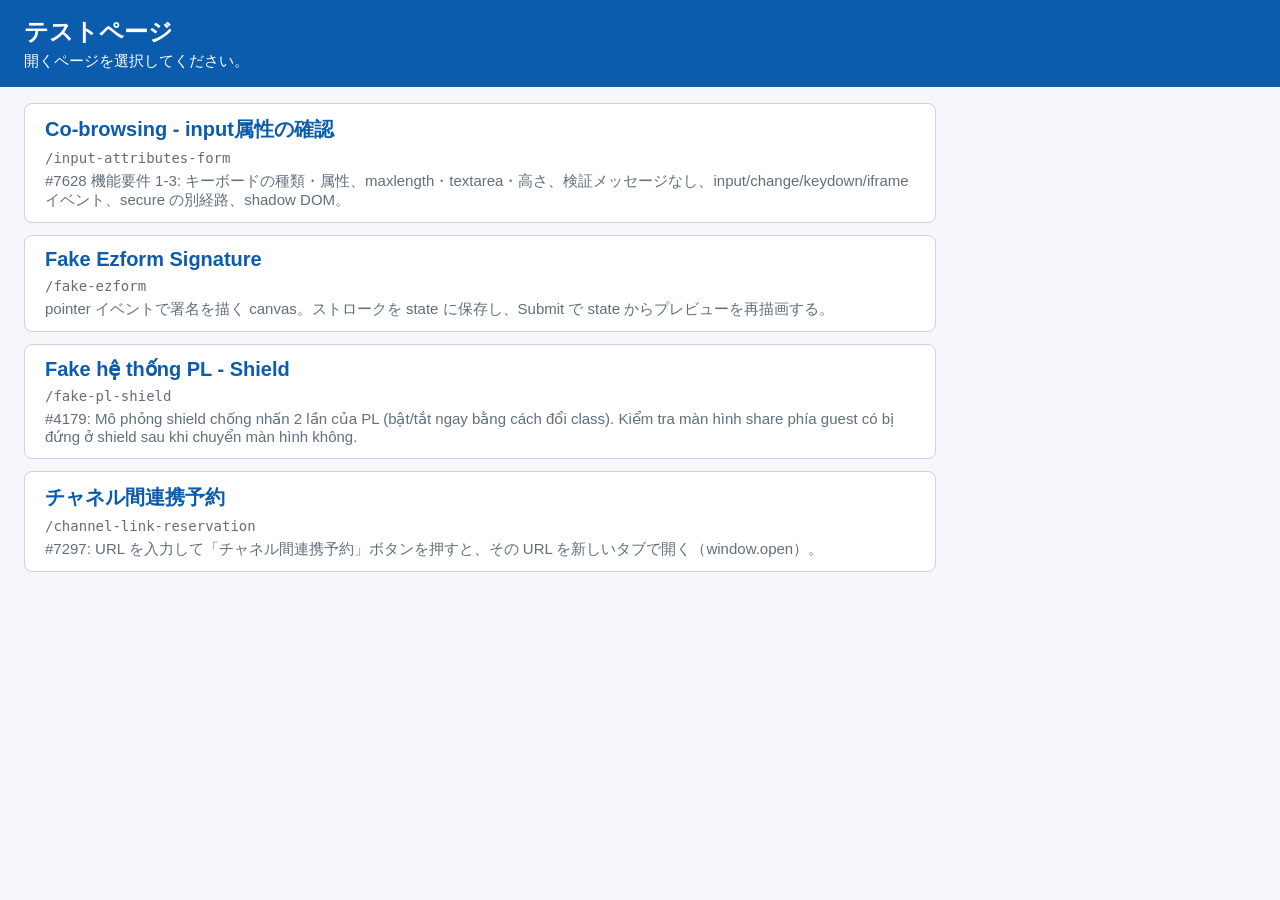
<file: index.html>
<!doctype html>
<html lang="ja">
<head>
  <meta charset="utf-8">
  <meta name="viewport" content="width=device-width, initial-scale=1">
  <title>テストページ</title>
  <link rel="stylesheet" href="style.css">
</head>
<body>
<header>
  <h1>テストページ</h1>
  <p>開くページを選択してください。</p>
</header>

<main>
  <!-- 各ルートは index.html を含むフォルダ。サブパス配下にデプロイしても動くよう相対パスを使う。 -->
  <ul>
    <li>
      <a class="route" href="input-attributes-form/index.html">
        <h2>Co-browsing - input属性の確認</h2>
        <code>/input-attributes-form</code>
        <p>#7628 機能要件 1-3: キーボードの種類・属性、maxlength・textarea・高さ、検証メッセージなし、input/change/keydown/iframe イベント、secure の別経路、shadow DOM。</p>
      </a>
    </li>
    <li>
      <a class="route" href="fake-ezform/index.html">
        <h2>Fake Ezform Signature</h2>
        <code>/fake-ezform</code>
        <p>pointer イベントで署名を描く canvas。ストロークを state に保存し、Submit で state からプレビューを再描画する。</p>
      </a>
    </li>
    <li>
      <a class="route" href="fake-pl-shield/index.html">
        <h2>Fake hệ thống PL - Shield</h2>
        <code>/fake-pl-shield</code>
        <p>#4179: Mô phỏng shield chống nhấn 2 lần của PL (bật/tắt ngay bằng cách đổi class). Kiểm tra màn hình share phía guest có bị đứng ở shield sau khi chuyển màn hình không.</p>
      </a>
    </li>
    <li>
      <a class="route" href="channel-link-reservation/index.html">
        <h2>チャネル間連携予約</h2>
        <code>/channel-link-reservation</code>
        <p>#7297: URL を入力して「チャネル間連携予約」ボタンを押すと、その URL を新しいタブで開く（window.open）。</p>
      </a>
    </li>
  </ul>
</main>
</body>
</html>
</file>
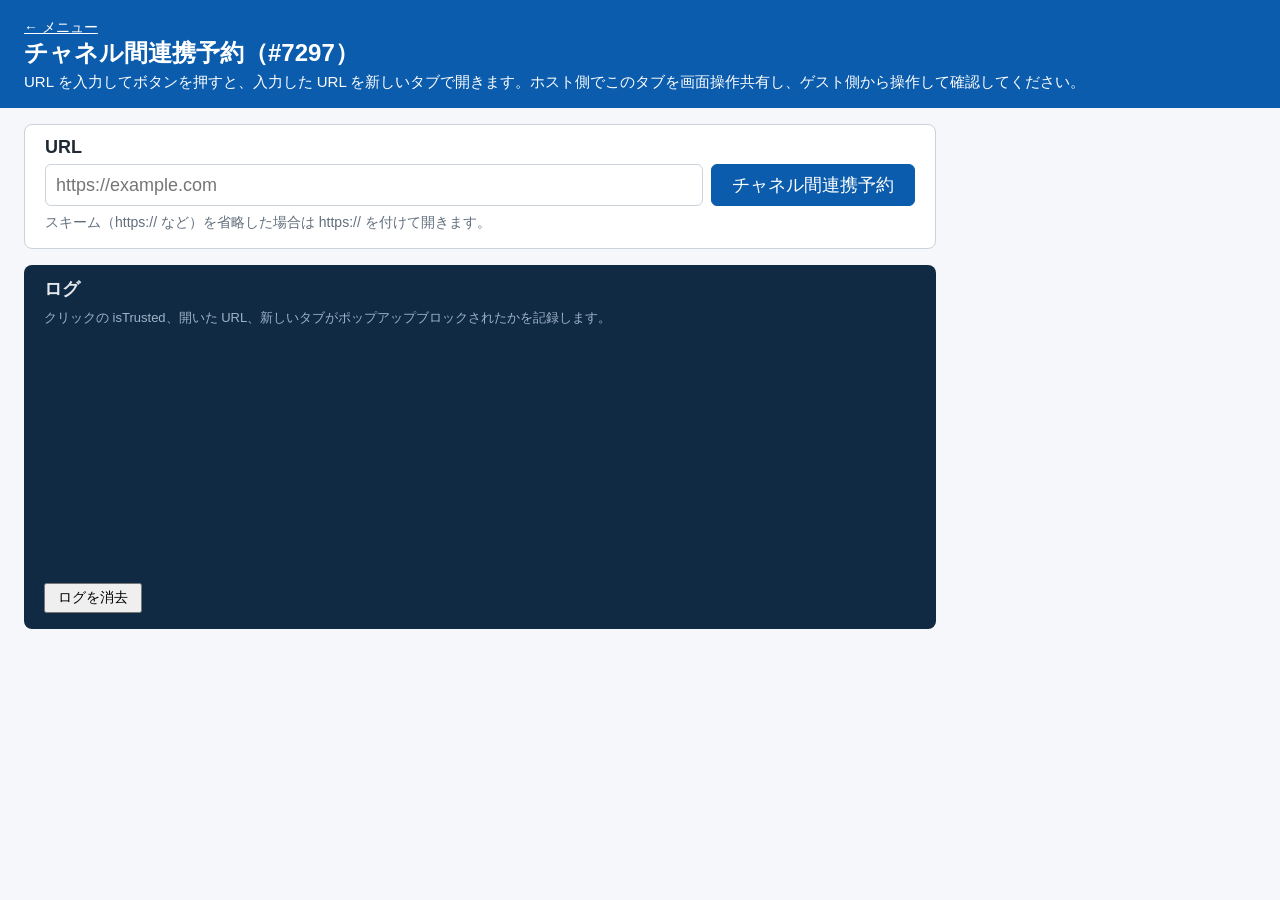
<file: channel-link-reservation/index.html>
<!doctype html>
<html lang="ja">
<head>
  <meta charset="utf-8">
  <meta name="viewport" content="width=device-width, initial-scale=1">
  <title>チャネル間連携予約</title>
  <link rel="stylesheet" href="style.css">
</head>
<body>
<header>
  <a class="back" href="../index.html">← メニュー</a>
  <h1>チャネル間連携予約（#7297）</h1>
  <p>URL を入力してボタンを押すと、入力した URL を新しいタブで開きます。ホスト側でこのタブを画面操作共有し、ゲスト側から操作して確認してください。</p>
</header>

<main>
  <section>
    <label for="target-url">URL</label>
    <div class="row">
      <input id="target-url" type="url" inputmode="url" autocomplete="off" placeholder="https://example.com">
      <button id="open-url" type="button">チャネル間連携予約</button>
    </div>
    <p class="note">スキーム（https:// など）を省略した場合は https:// を付けて開きます。</p>
  </section>

  <section class="log-panel">
    <h2>ログ</h2>
    <div class="legend">クリックの isTrusted、開いた URL、新しいタブがポップアップブロックされたかを記録します。</div>
    <div id="log"></div>
    <button id="clear-log" type="button">ログを消去</button>
  </section>
</main>

<script src="script.js"></script>
</body>
</html>
</file>
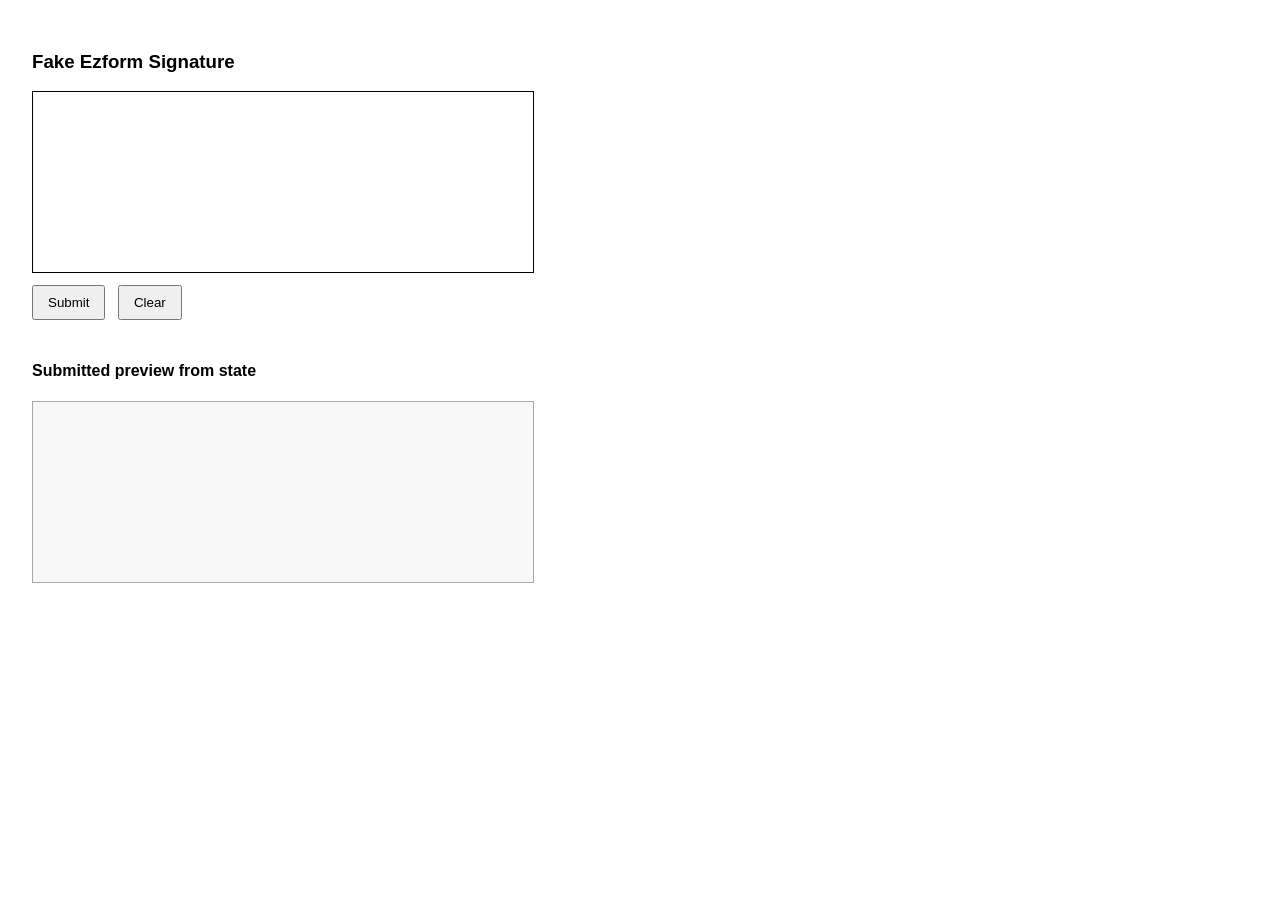
<file: fake-ezform/index.html>
<!doctype html>
<html lang="ja">
<head>
  <meta charset="utf-8" />
  <title>Fake Ezform Signature</title>
  <link rel="stylesheet" href="style.css">
</head>
<body>
  <h3>Fake Ezform Signature</h3>

  <canvas id="signatureCanvas" width="500" height="180"></canvas>

  <button id="submitSignature">Submit</button>
  <button id="clearSignature">Clear</button>

  <h4>Submitted preview from state</h4>
  <canvas id="signaturePreview" class="preview" width="500" height="180"></canvas>

  <script src="script.js"></script>
</body>
</html>
</file>
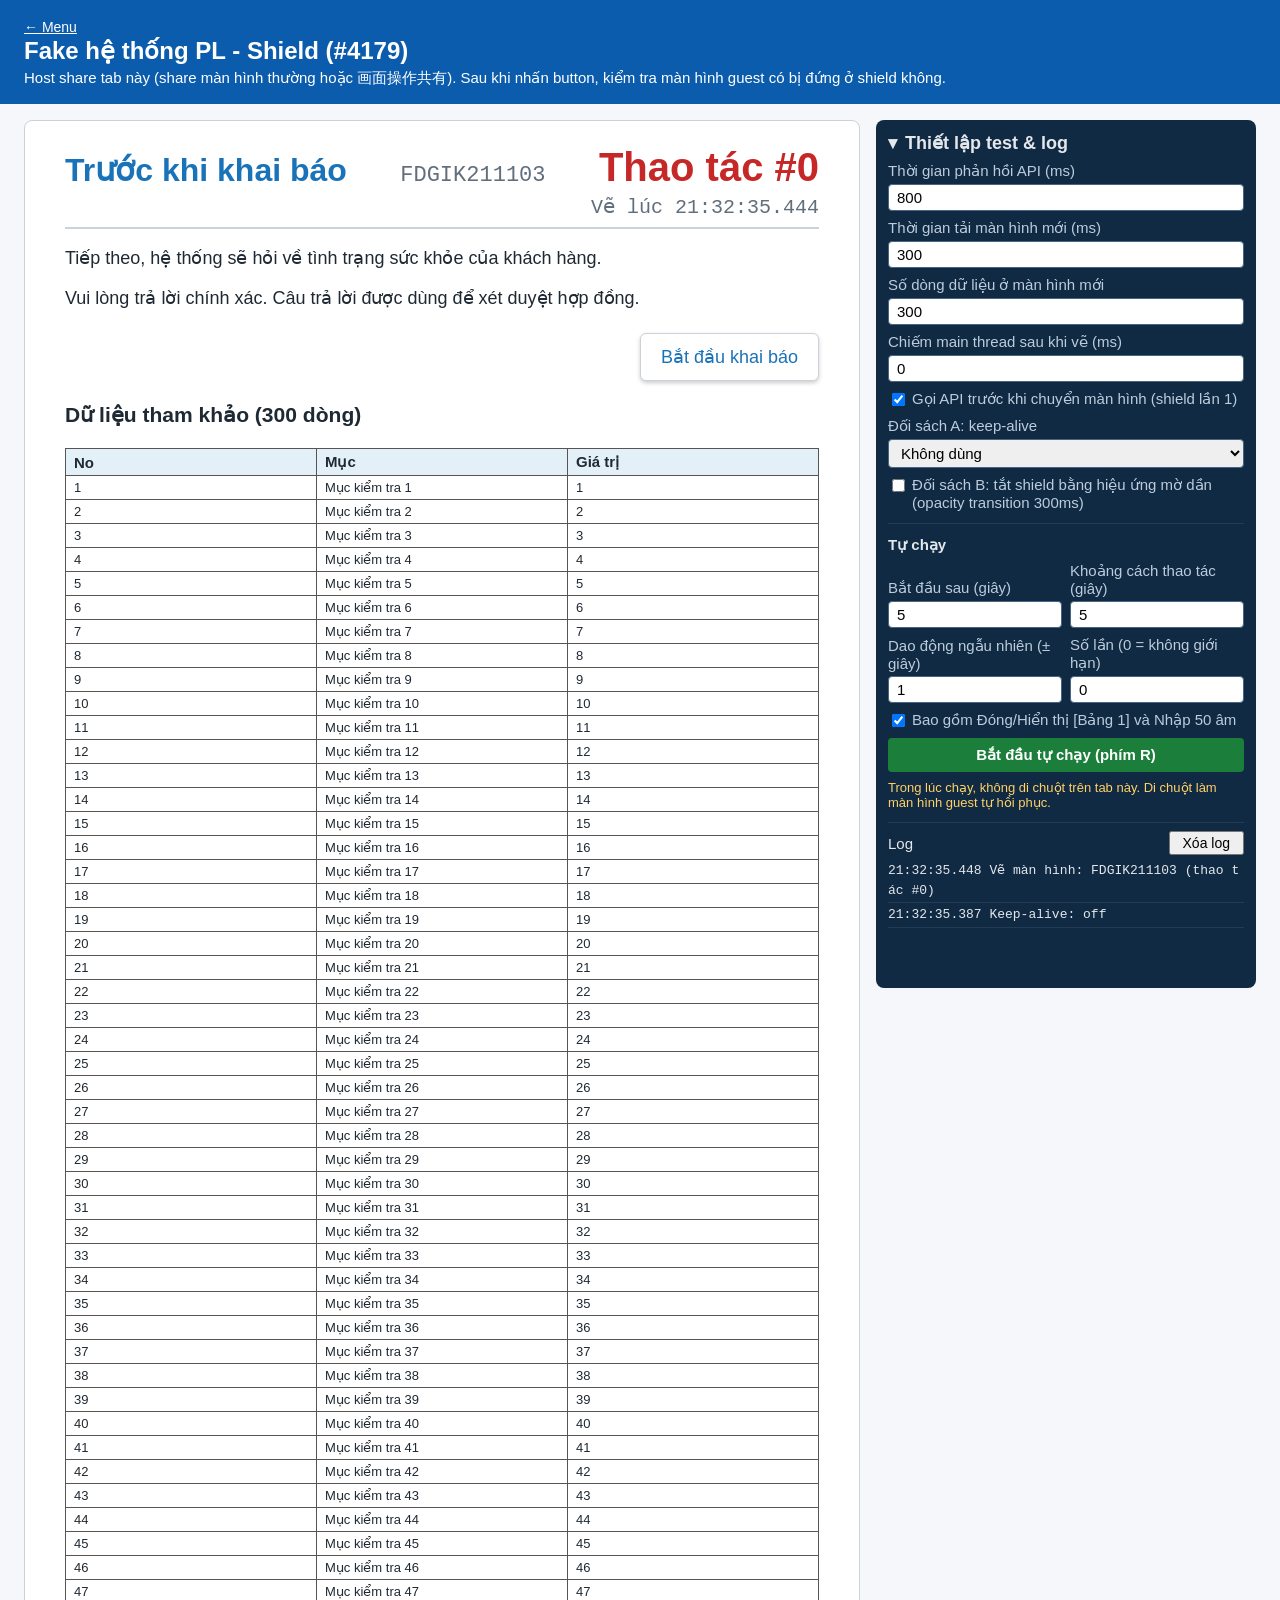
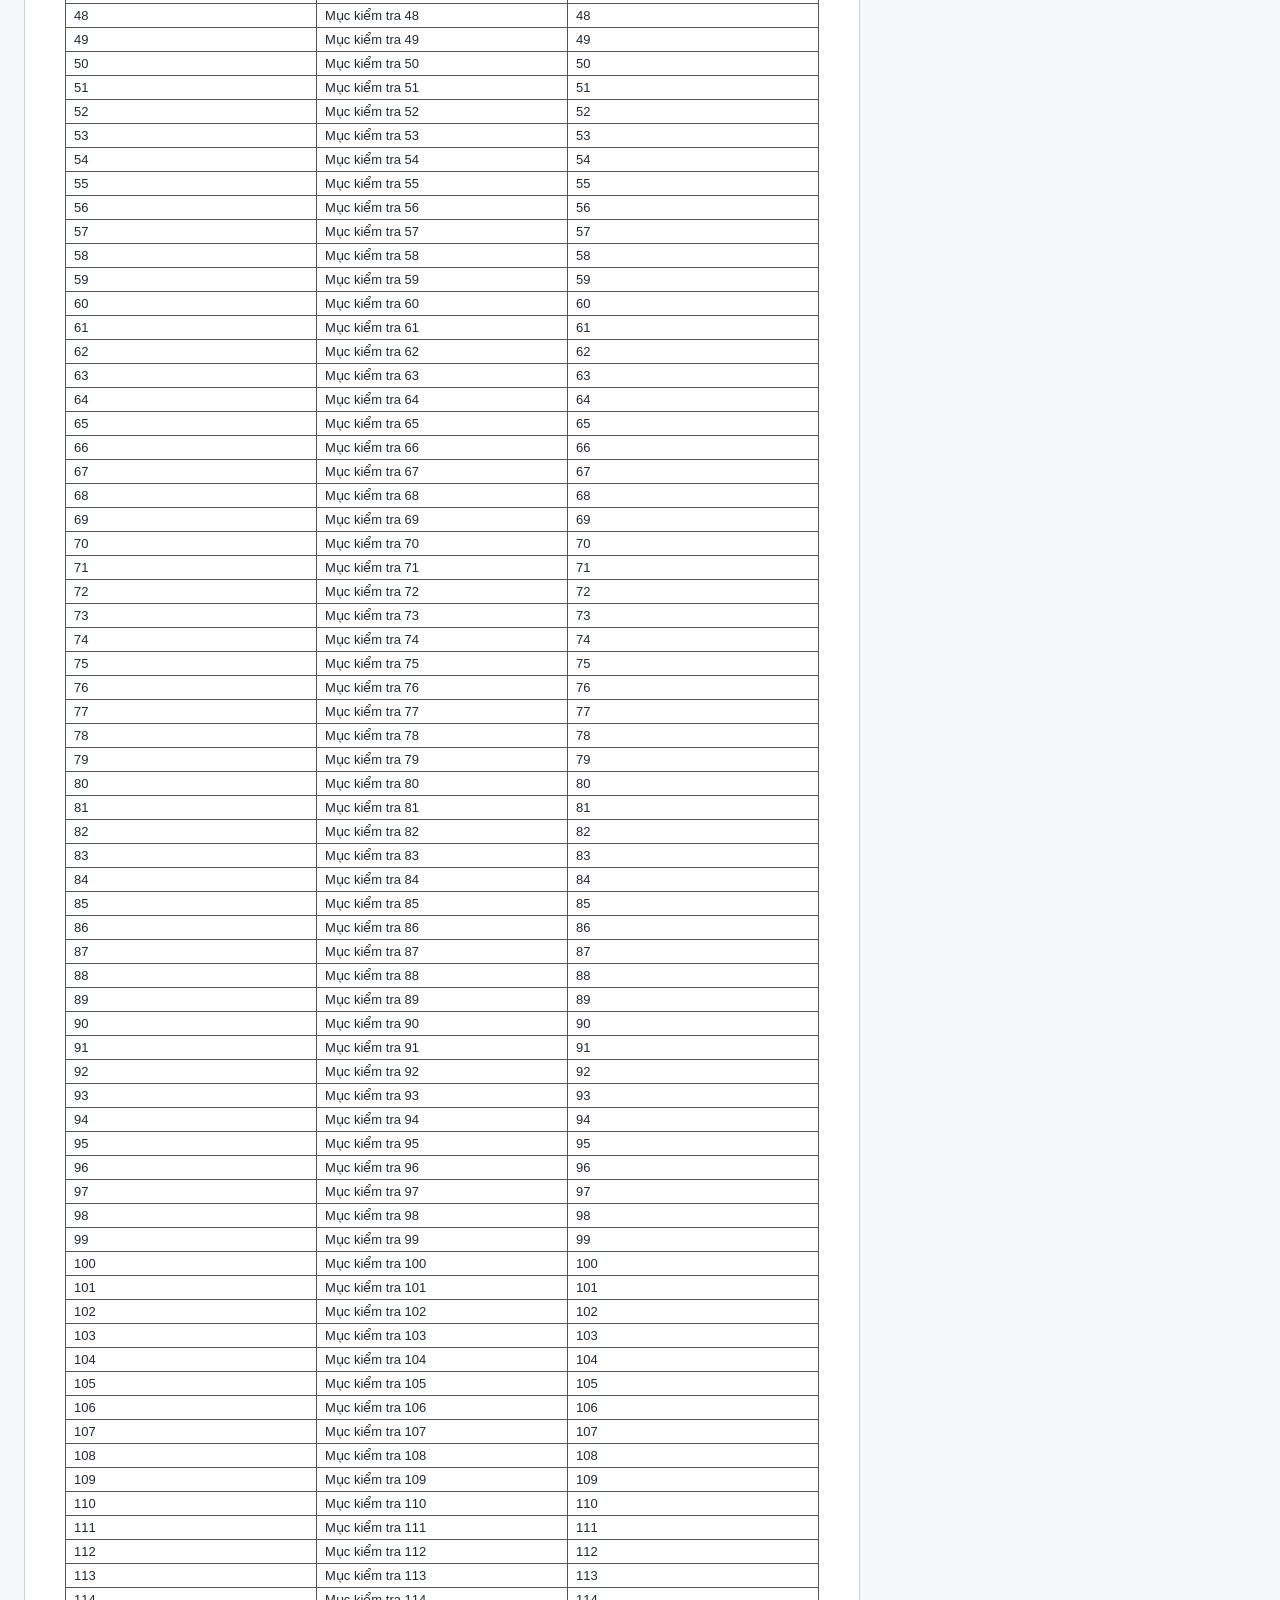
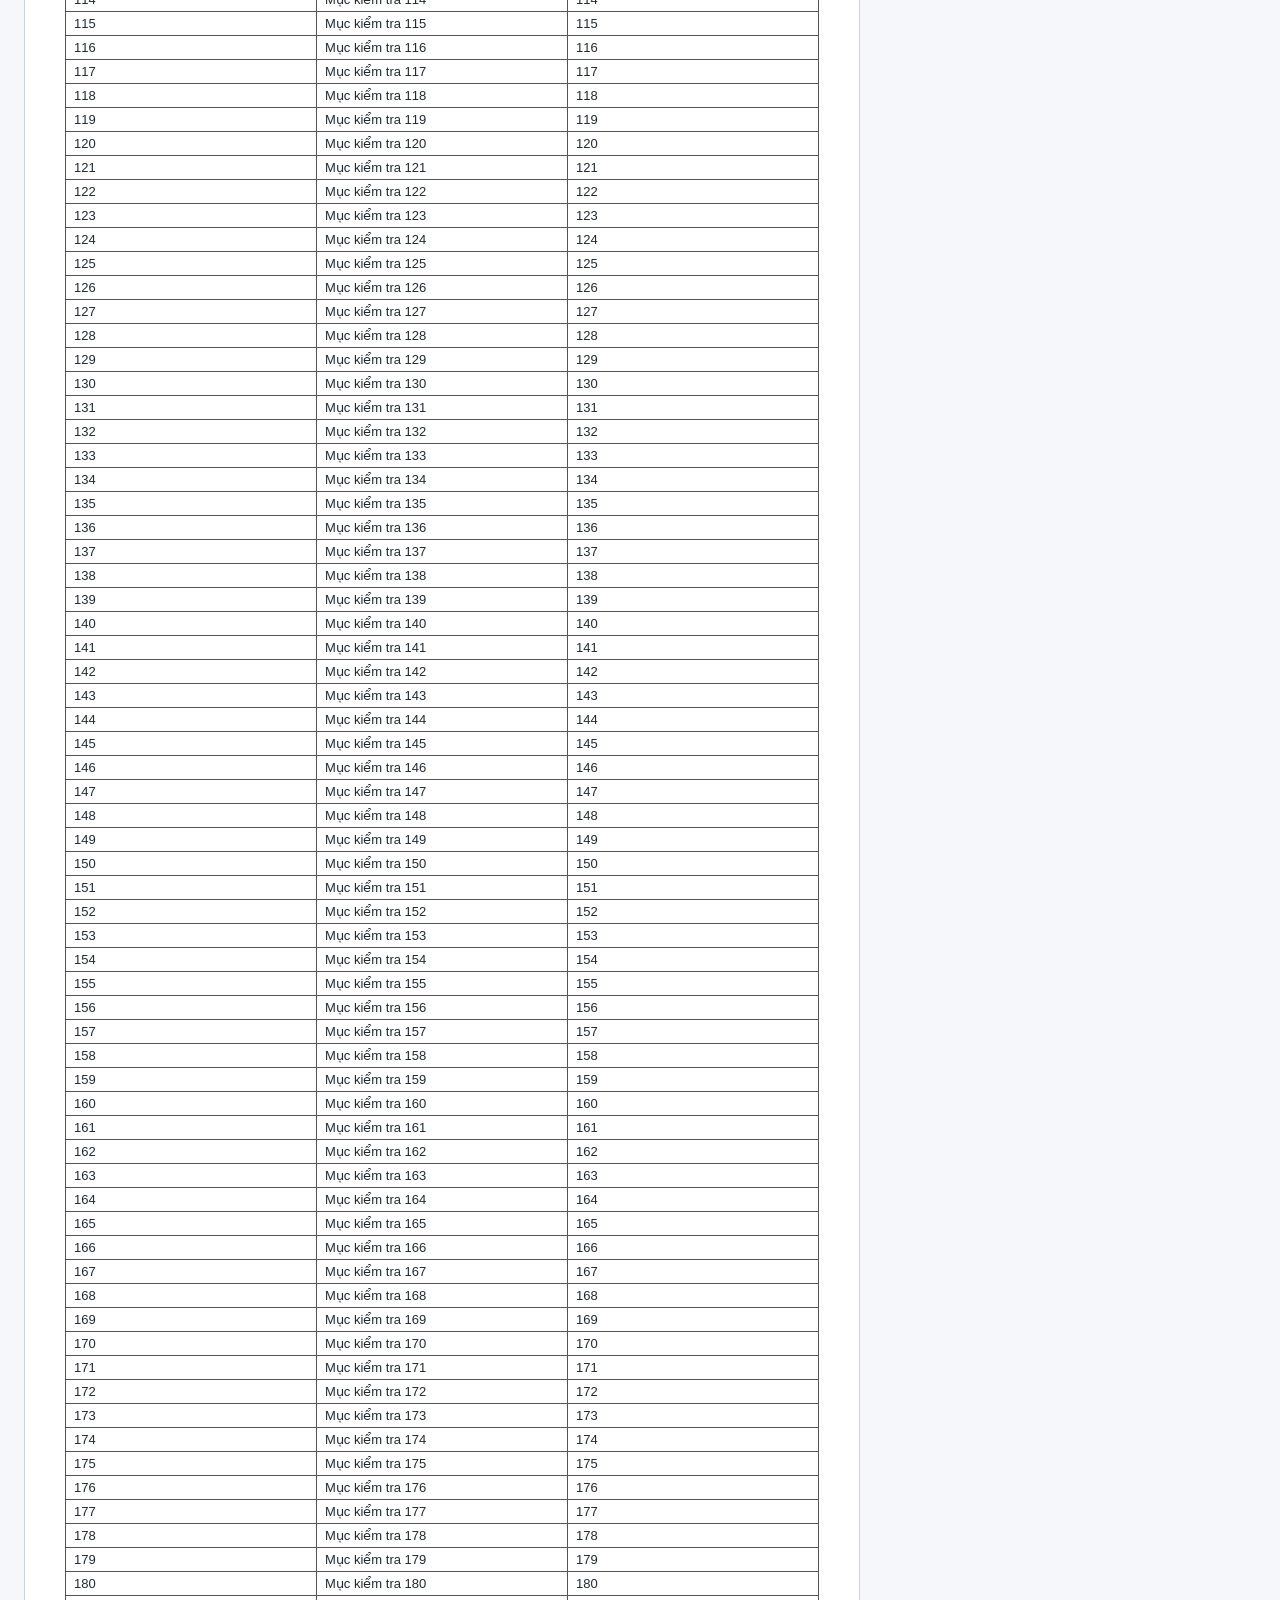
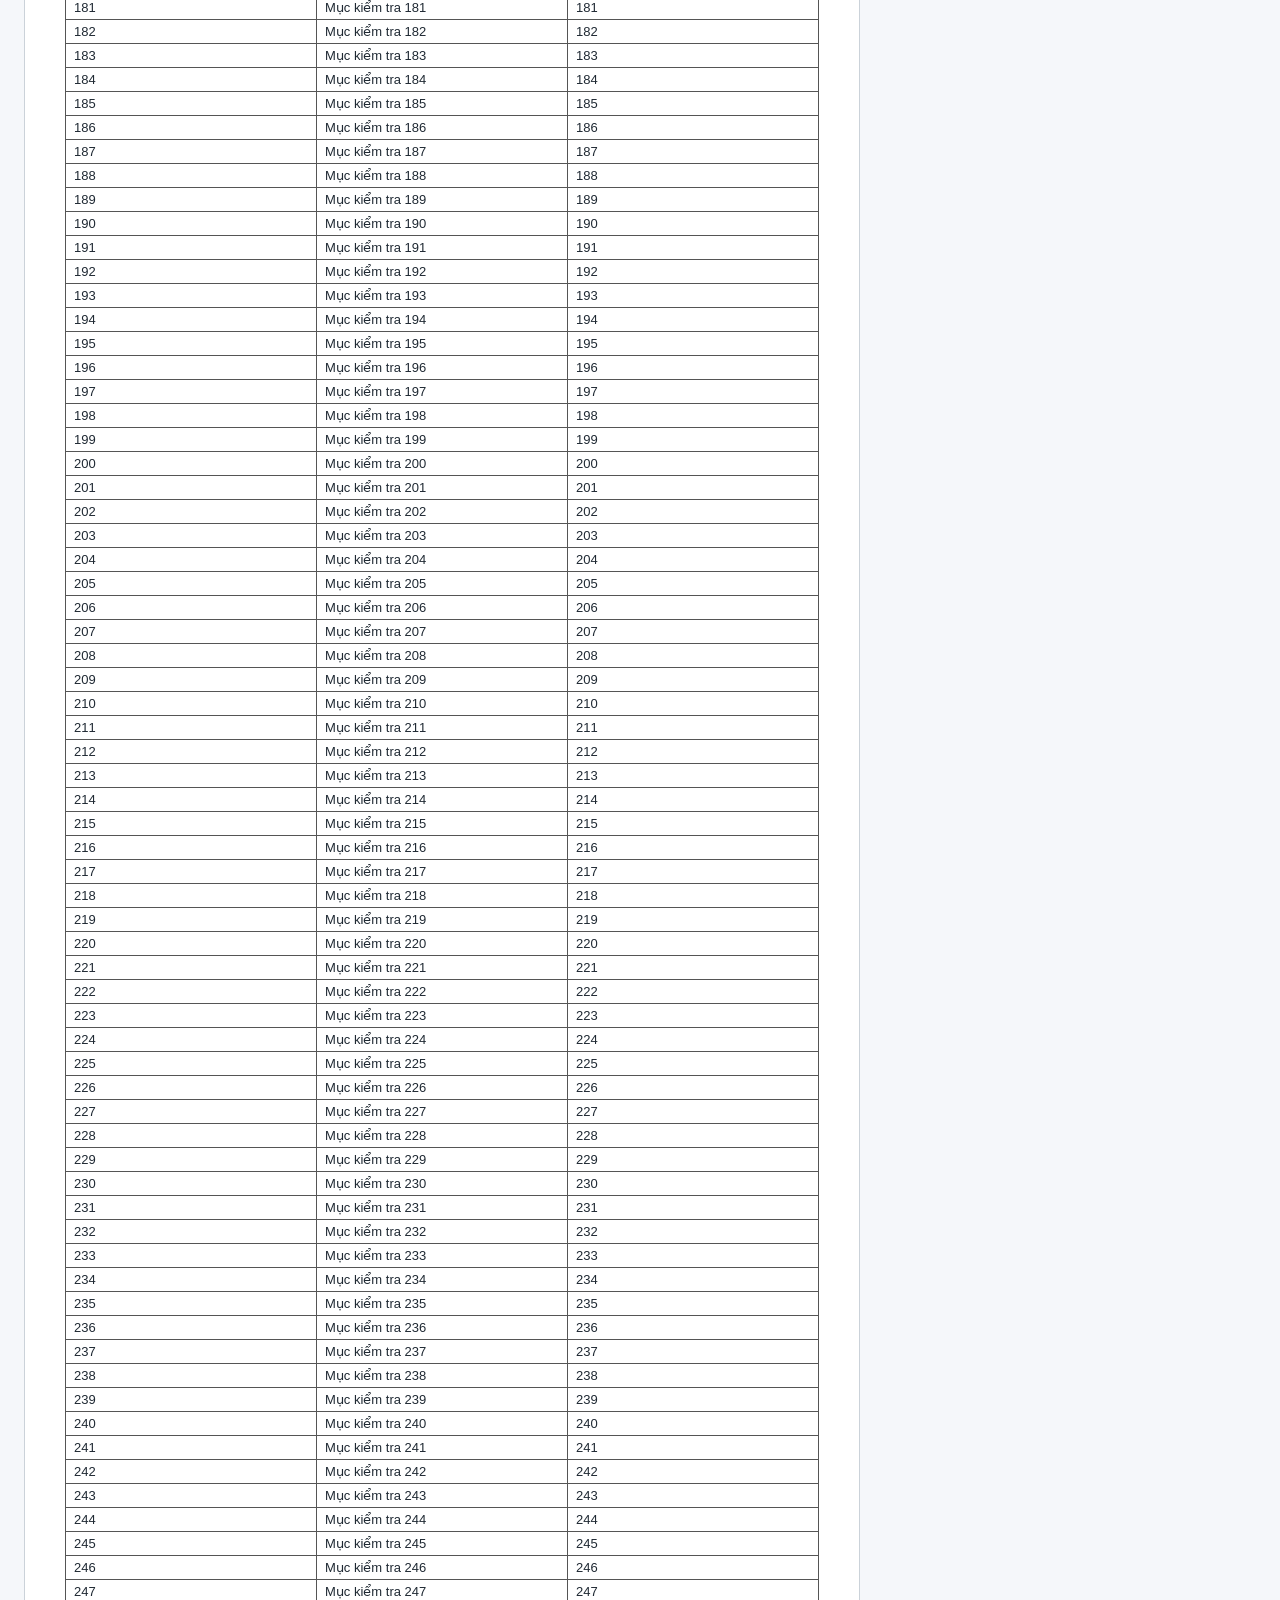
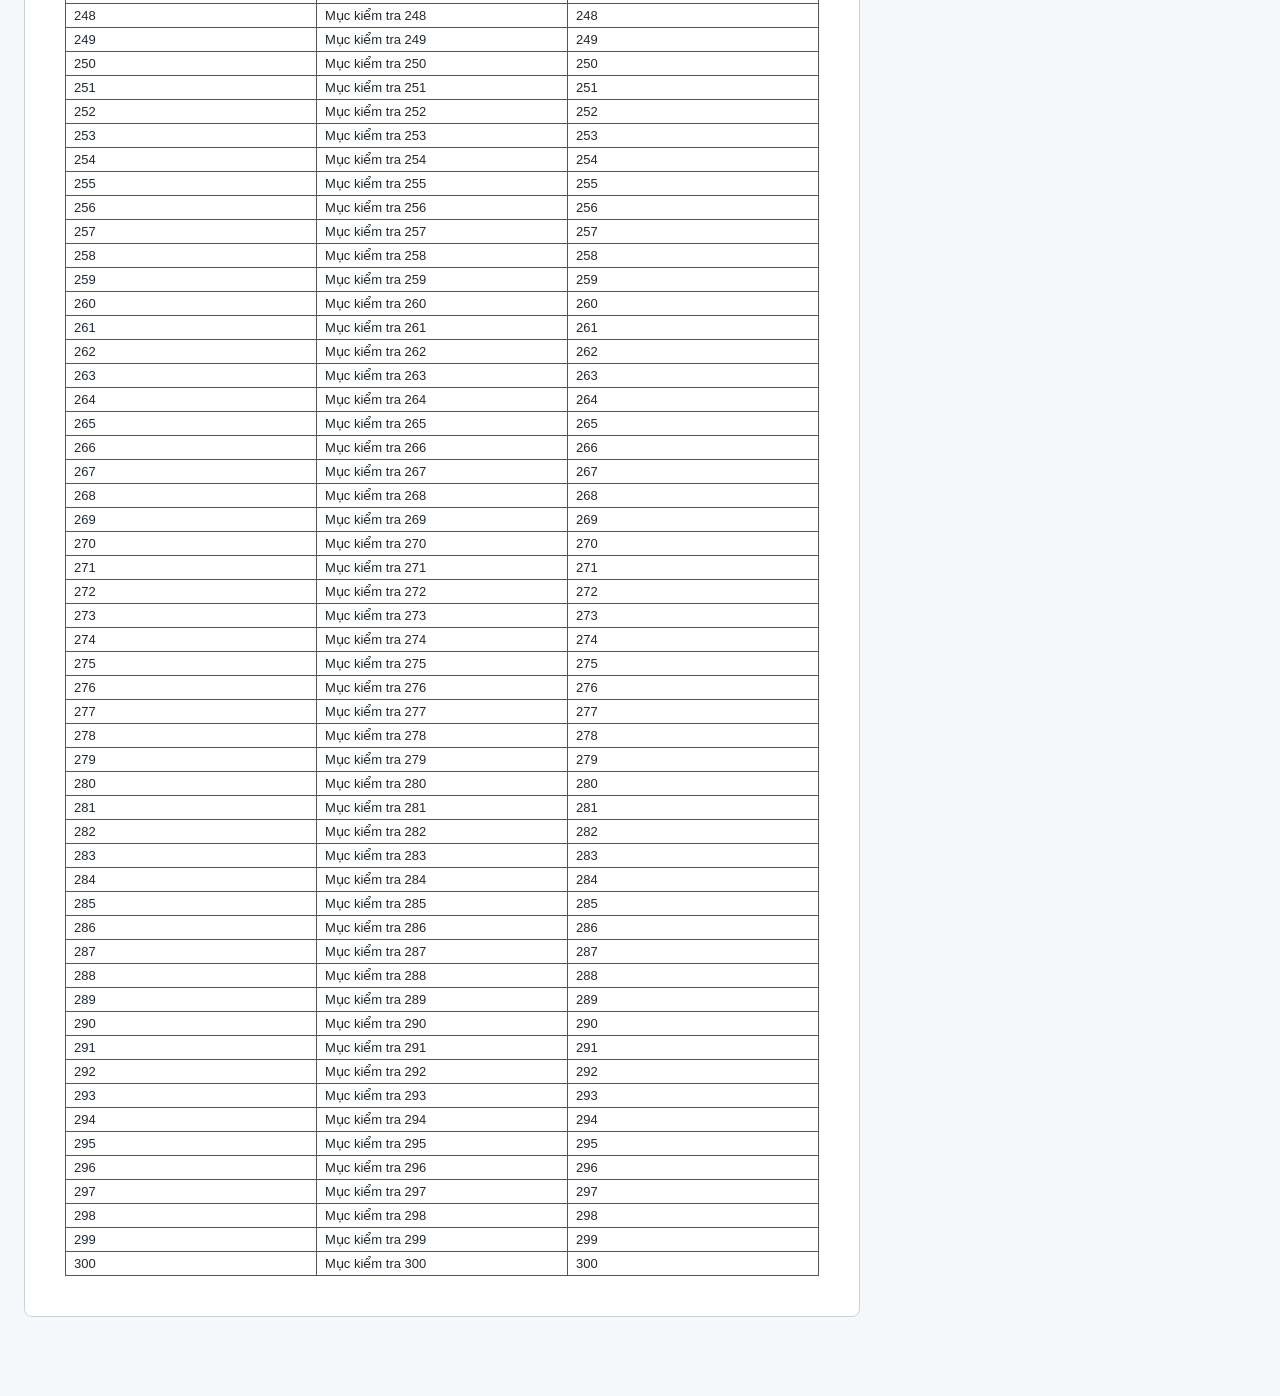
<file: fake-pl-shield/index.html>
<!doctype html>
<html lang="vi">
<head>
  <meta charset="utf-8">
  <meta name="viewport" content="width=device-width, initial-scale=1">
  <title>Fake hệ thống PL - Shield</title>
  <link rel="stylesheet" href="style.css">
</head>
<body>
<header>
  <a class="back" href="../index.html">← Menu</a>
  <h1>Fake hệ thống PL - Shield (#4179)</h1>
  <p>Host share tab này (share màn hình thường hoặc 画面操作共有). Sau khi nhấn button, kiểm tra màn hình guest có bị đứng ở shield không.</p>
</header>

<main>
  <div id="app"></div>

  <!-- Thiết lập test và log. Không đặt phần tử thay đổi liên tục (đồng hồ...) trên trang, vì sẽ làm lỗi không tái hiện. -->
  <aside>
    <h2>
      <button id="toggle-panel" type="button" aria-expanded="true" aria-controls="panel-body">
        <span class="chevron" aria-hidden="true">▾</span>
        Thiết lập test &amp; log
        <span id="log-unseen" class="unseen" hidden></span>
      </button>
    </h2>
    <div id="panel-body">
      <div class="settings">
        <label>Thời gian phản hồi API (ms)
          <input id="opt-api-delay" type="number" min="0" step="100" value="800">
        </label>
        <label>Thời gian tải màn hình mới (ms)
          <input id="opt-route-load" type="number" min="0" step="100" value="300">
        </label>
        <label>Số dòng dữ liệu ở màn hình mới
          <input id="opt-rows" type="number" min="0" step="50" value="300">
        </label>
        <label>Chiếm main thread sau khi vẽ (ms)
          <input id="opt-block" type="number" min="0" step="50" value="0">
        </label>
        <label class="check">
          <input id="opt-api-shield" type="checkbox" checked>
          Gọi API trước khi chuyển màn hình (shield lần 1)
        </label>
        <label>Đối sách A: keep-alive
          <select id="opt-keepalive">
            <option value="off">Không dùng</option>
            <option value="proposal">Code đề xuất (1px, z-index:-1, opacity 0.01↔0.02, 2s)</option>
            <option value="front">Bản phía trước (1px, z-index lớn nhất, opacity 0.01↔0.02, 2s)</option>
          </select>
        </label>
        <label class="check">
          <input id="opt-fade" type="checkbox">
          Đối sách B: tắt shield bằng hiệu ứng mờ dần (opacity transition 300ms)
        </label>
      </div>
      <div class="auto">
        <div class="auto-title">Tự chạy</div>
        <div class="auto-grid">
          <label>Bắt đầu sau (giây)
            <input id="opt-auto-delay" type="number" min="0" step="1" value="5">
          </label>
          <label>Khoảng cách thao tác (giây)
            <input id="opt-auto-interval" type="number" min="1" step="1" value="5">
          </label>
          <label>Dao động ngẫu nhiên (± giây)
            <input id="opt-auto-jitter" type="number" min="0" step="0.5" value="1">
          </label>
          <label>Số lần (0 = không giới hạn)
            <input id="opt-auto-count" type="number" min="0" step="1" value="0">
          </label>
        </div>
        <label class="check">
          <input id="opt-auto-full" type="checkbox" checked>
          Bao gồm Đóng/Hiển thị [Bảng 1] và Nhập 50 âm
        </label>
        <button id="auto-toggle" type="button">Bắt đầu tự chạy (phím R)</button>
        <p class="auto-note">Trong lúc chạy, không di chuột trên tab này. Di chuột làm màn hình guest tự hồi phục.</p>
      </div>
      <div class="log-head">
        <span>Log</span>
        <button id="clear-log" type="button">Xóa log</button>
      </div>
      <div id="log"></div>
    </div>
  </aside>
</main>

<!-- Shield giống hệ thống PL. Bật/tắt ngay lập tức bằng cách đổi class. -->
<div id="sys_spnner" class="invisible hide" aria-hidden="true">
  <div class="spinner"></div>
</div>

<!-- Modal nhập 50 âm -->
<div id="kana-modal" class="modal hide" role="dialog" aria-modal="true" aria-labelledby="kana-title">
  <div class="modal-content">
    <h2 id="kana-title">Nhập 50 âm</h2>
    <input id="kana-input" type="text" readonly placeholder="Chọn ký tự kana">
    <div id="kana-keys" class="kana-keys"></div>
    <div class="buttons">
      <button id="kana-close" type="button">Đóng</button>
    </div>
  </div>
</div>

<script src="script.js"></script>
</body>
</html>
</file>
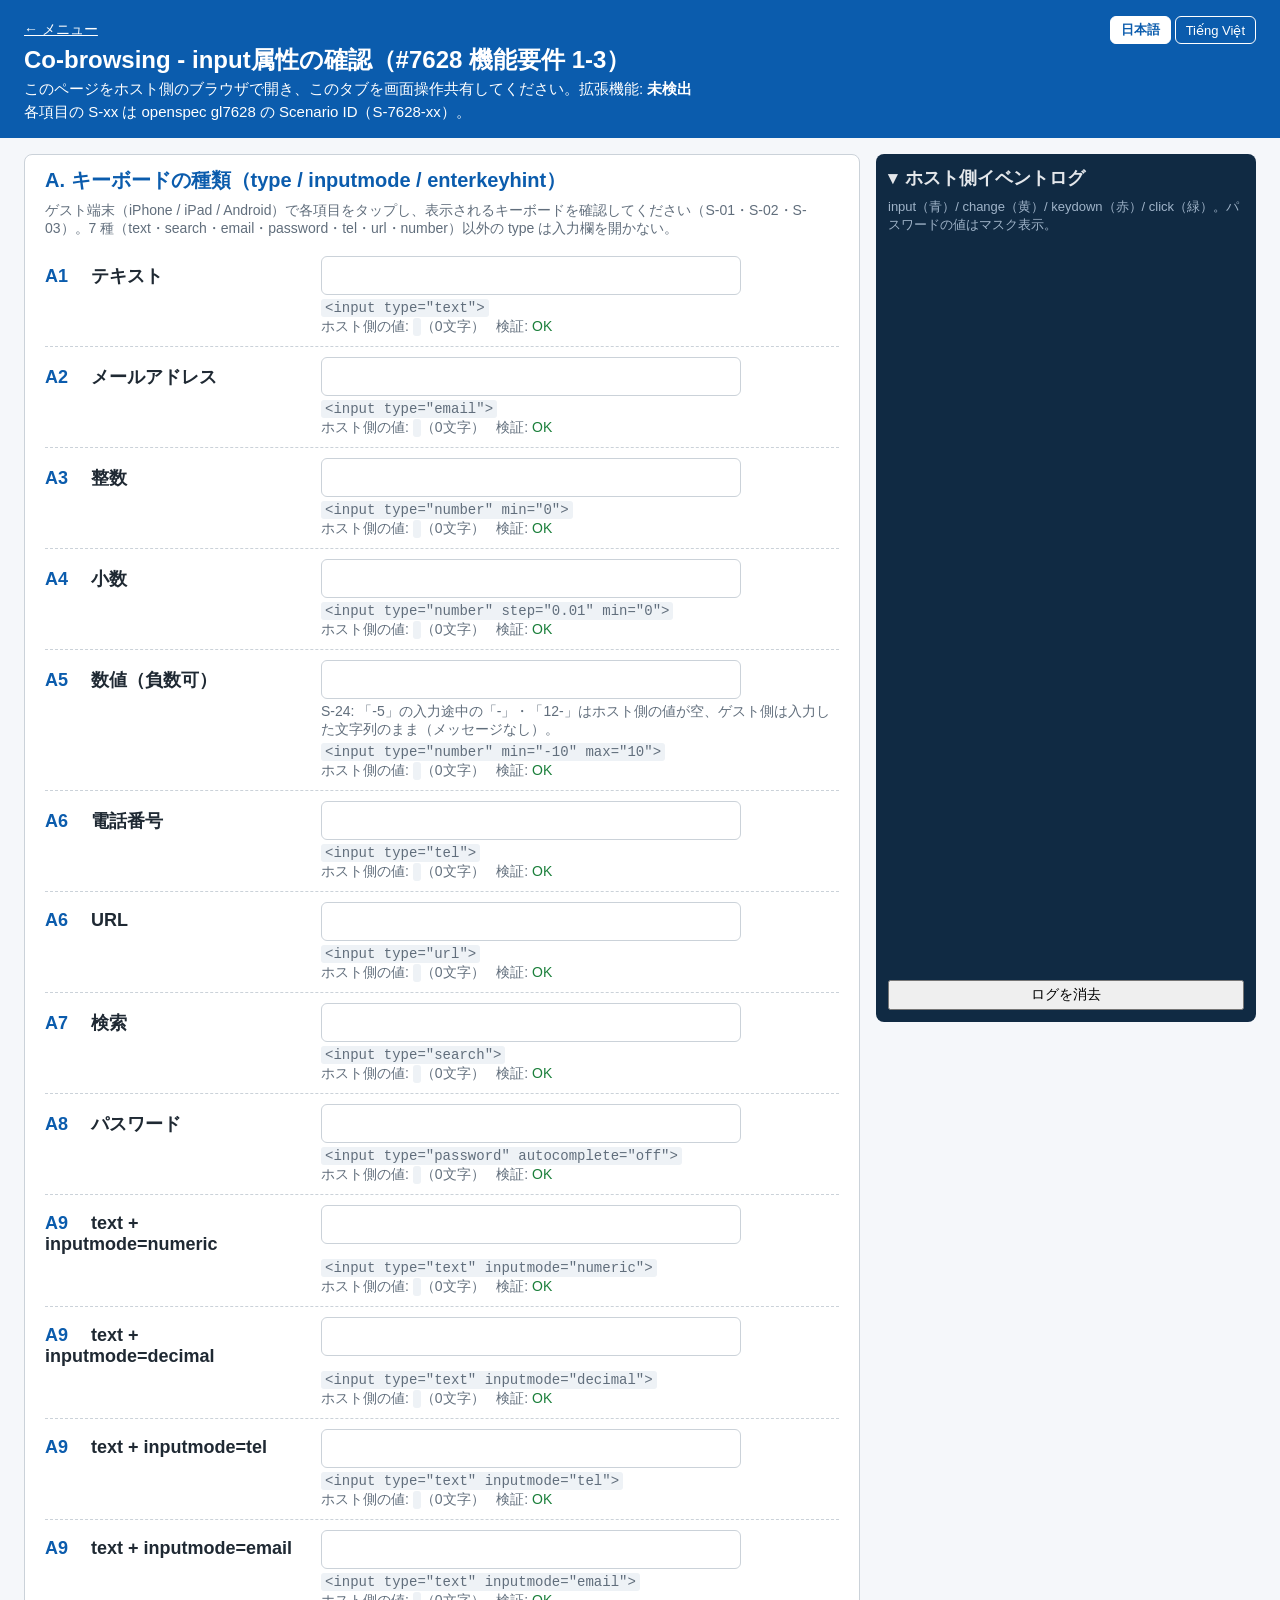
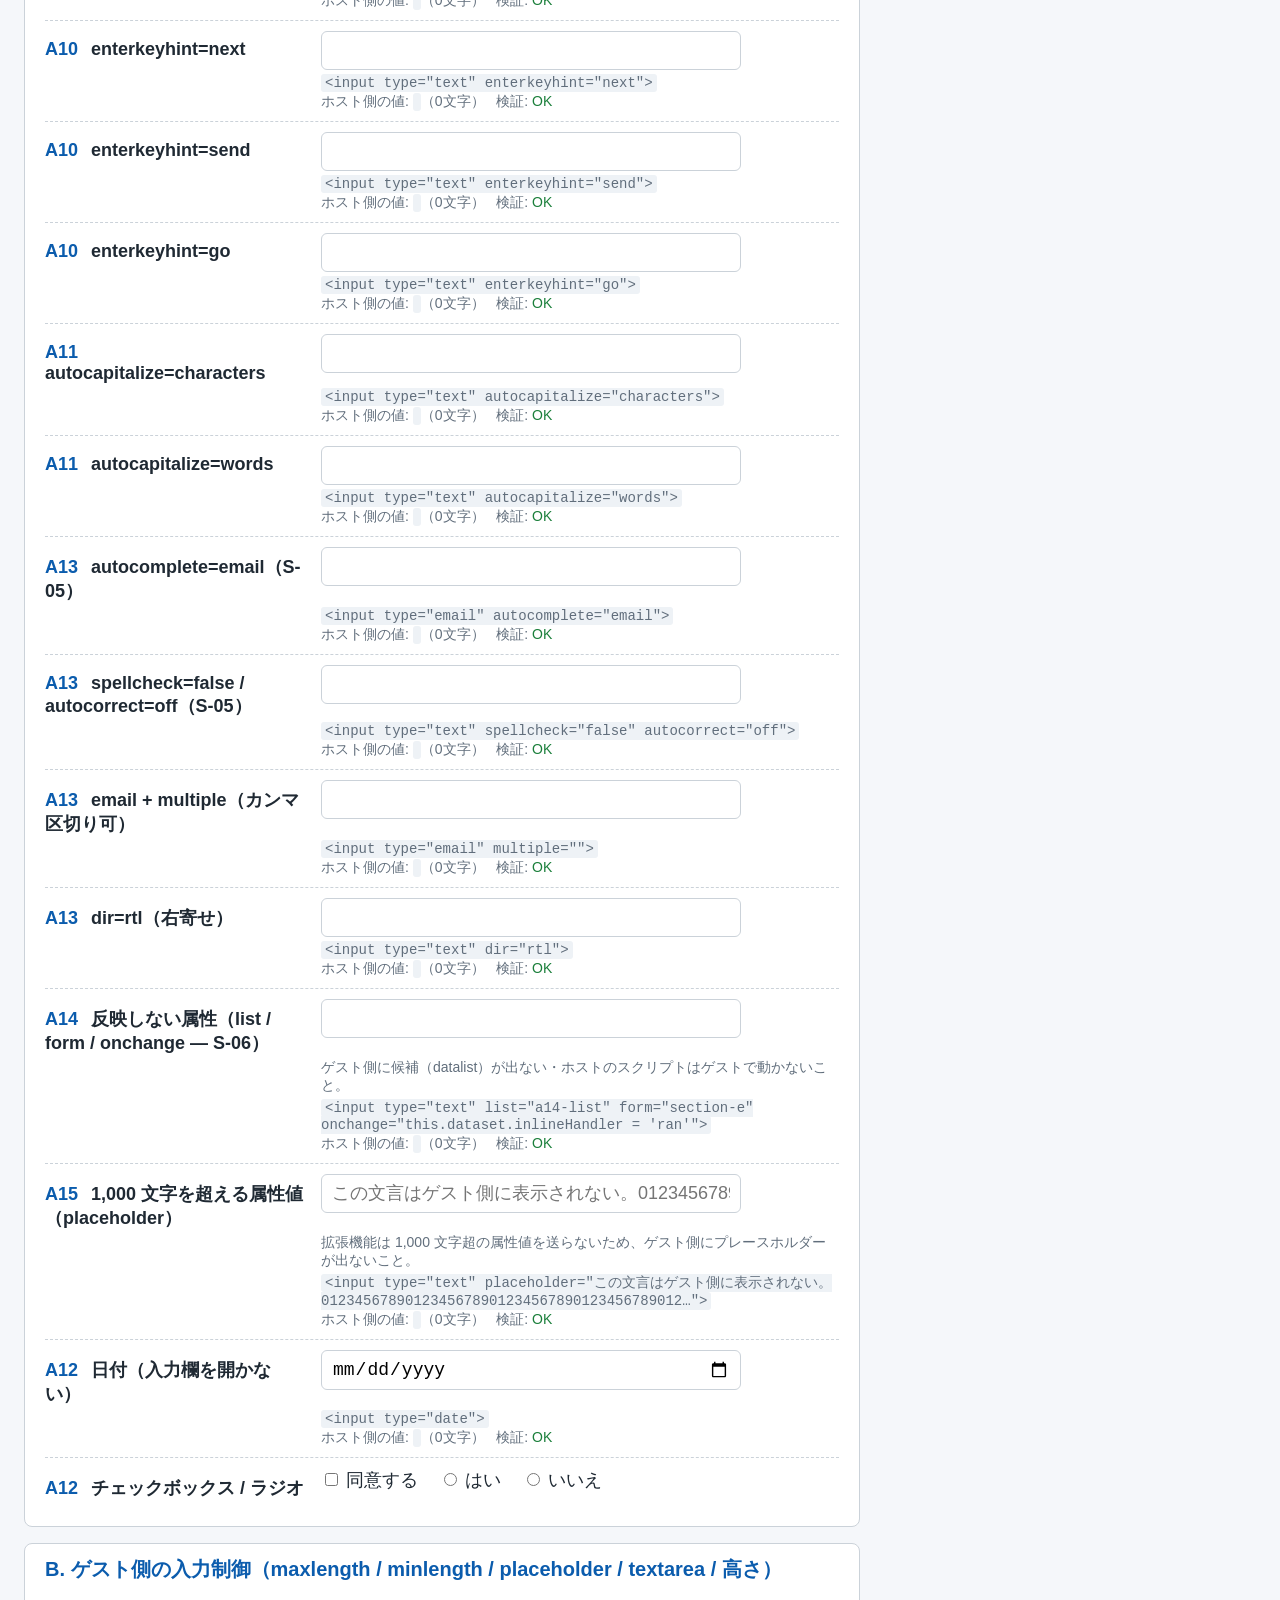
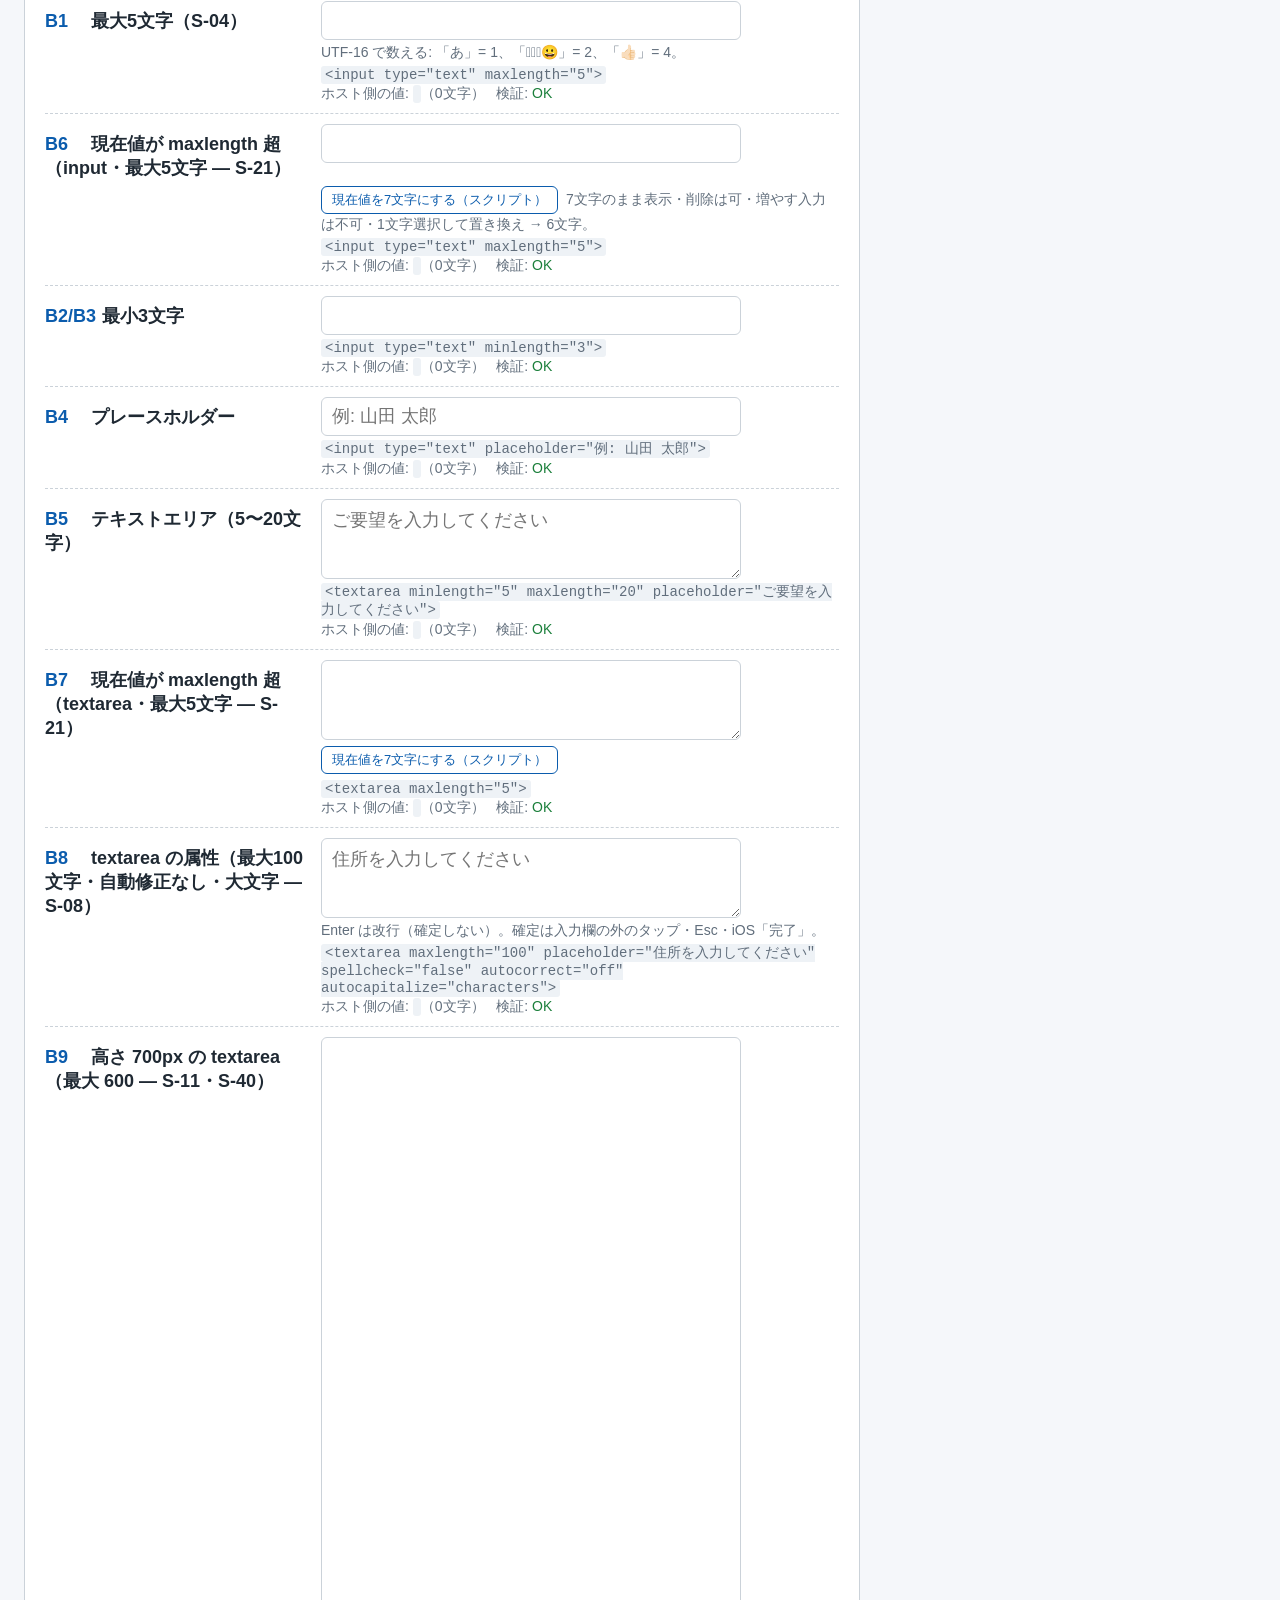
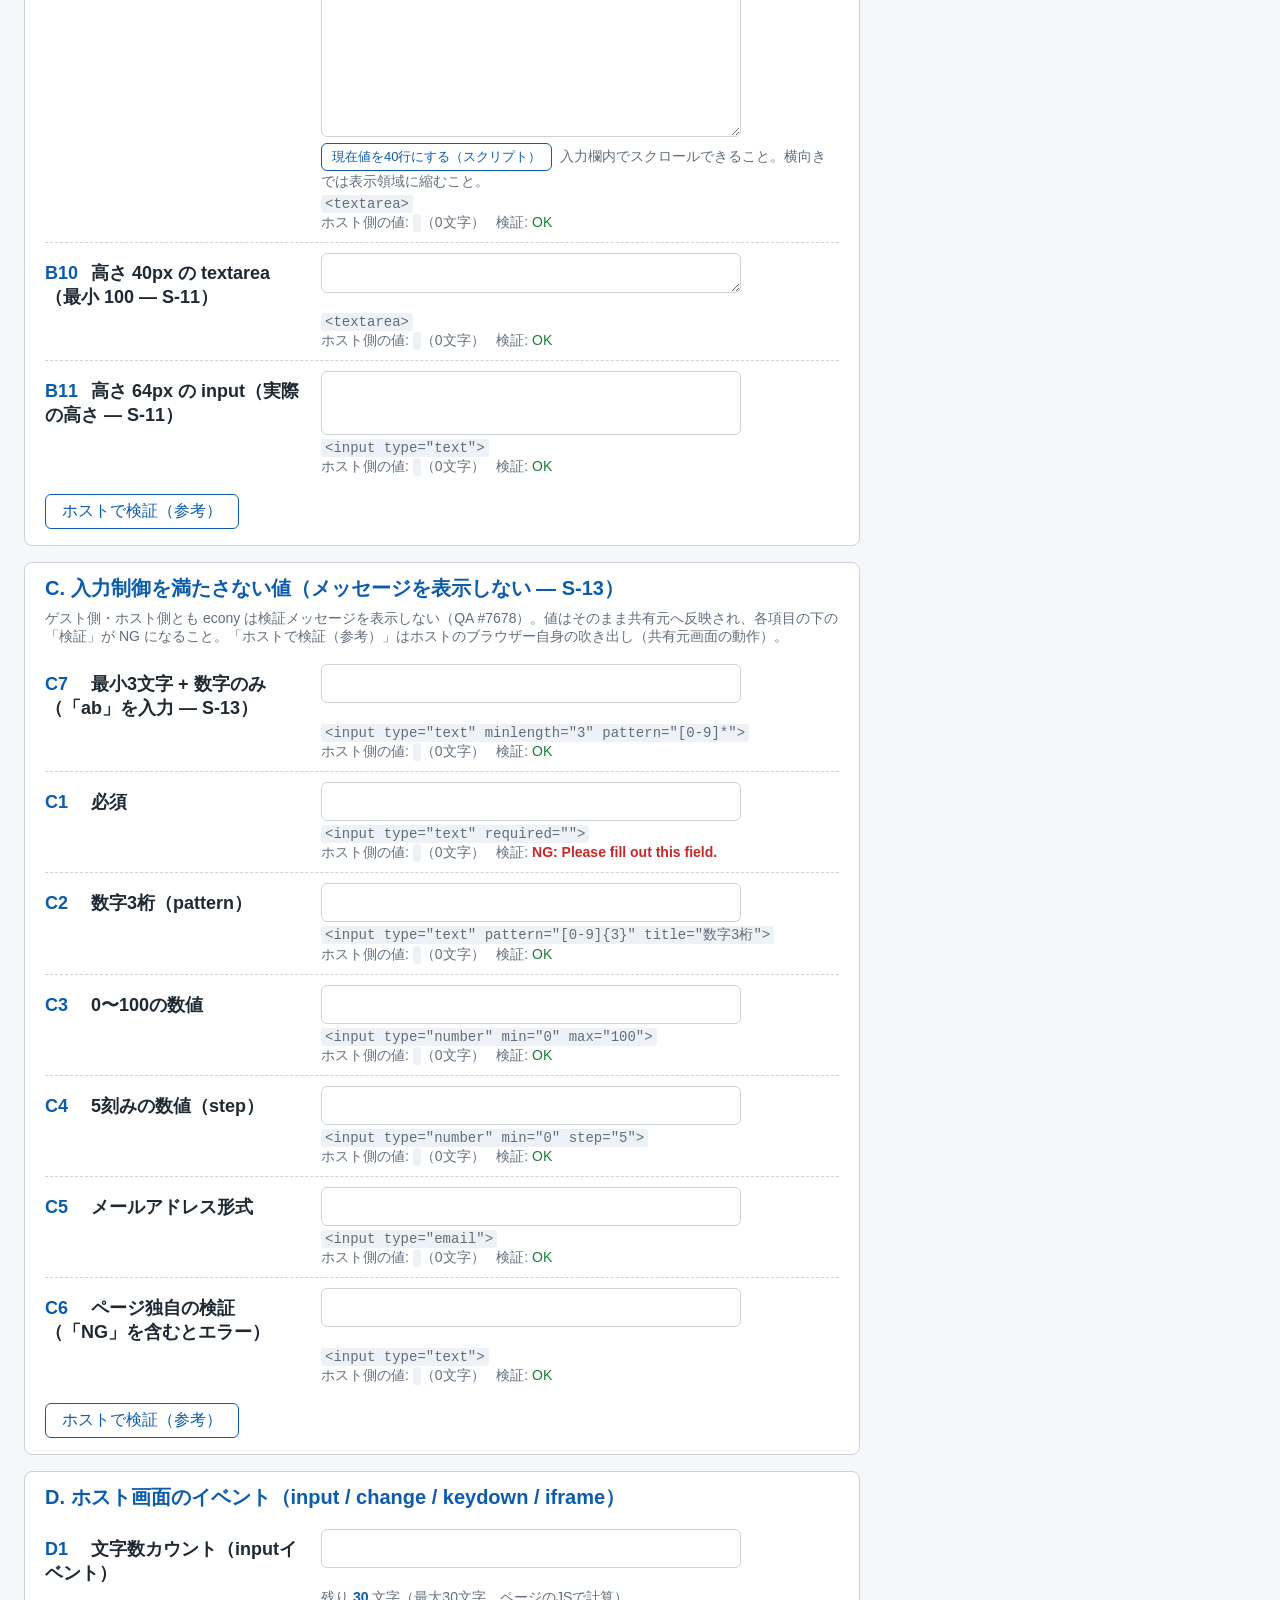
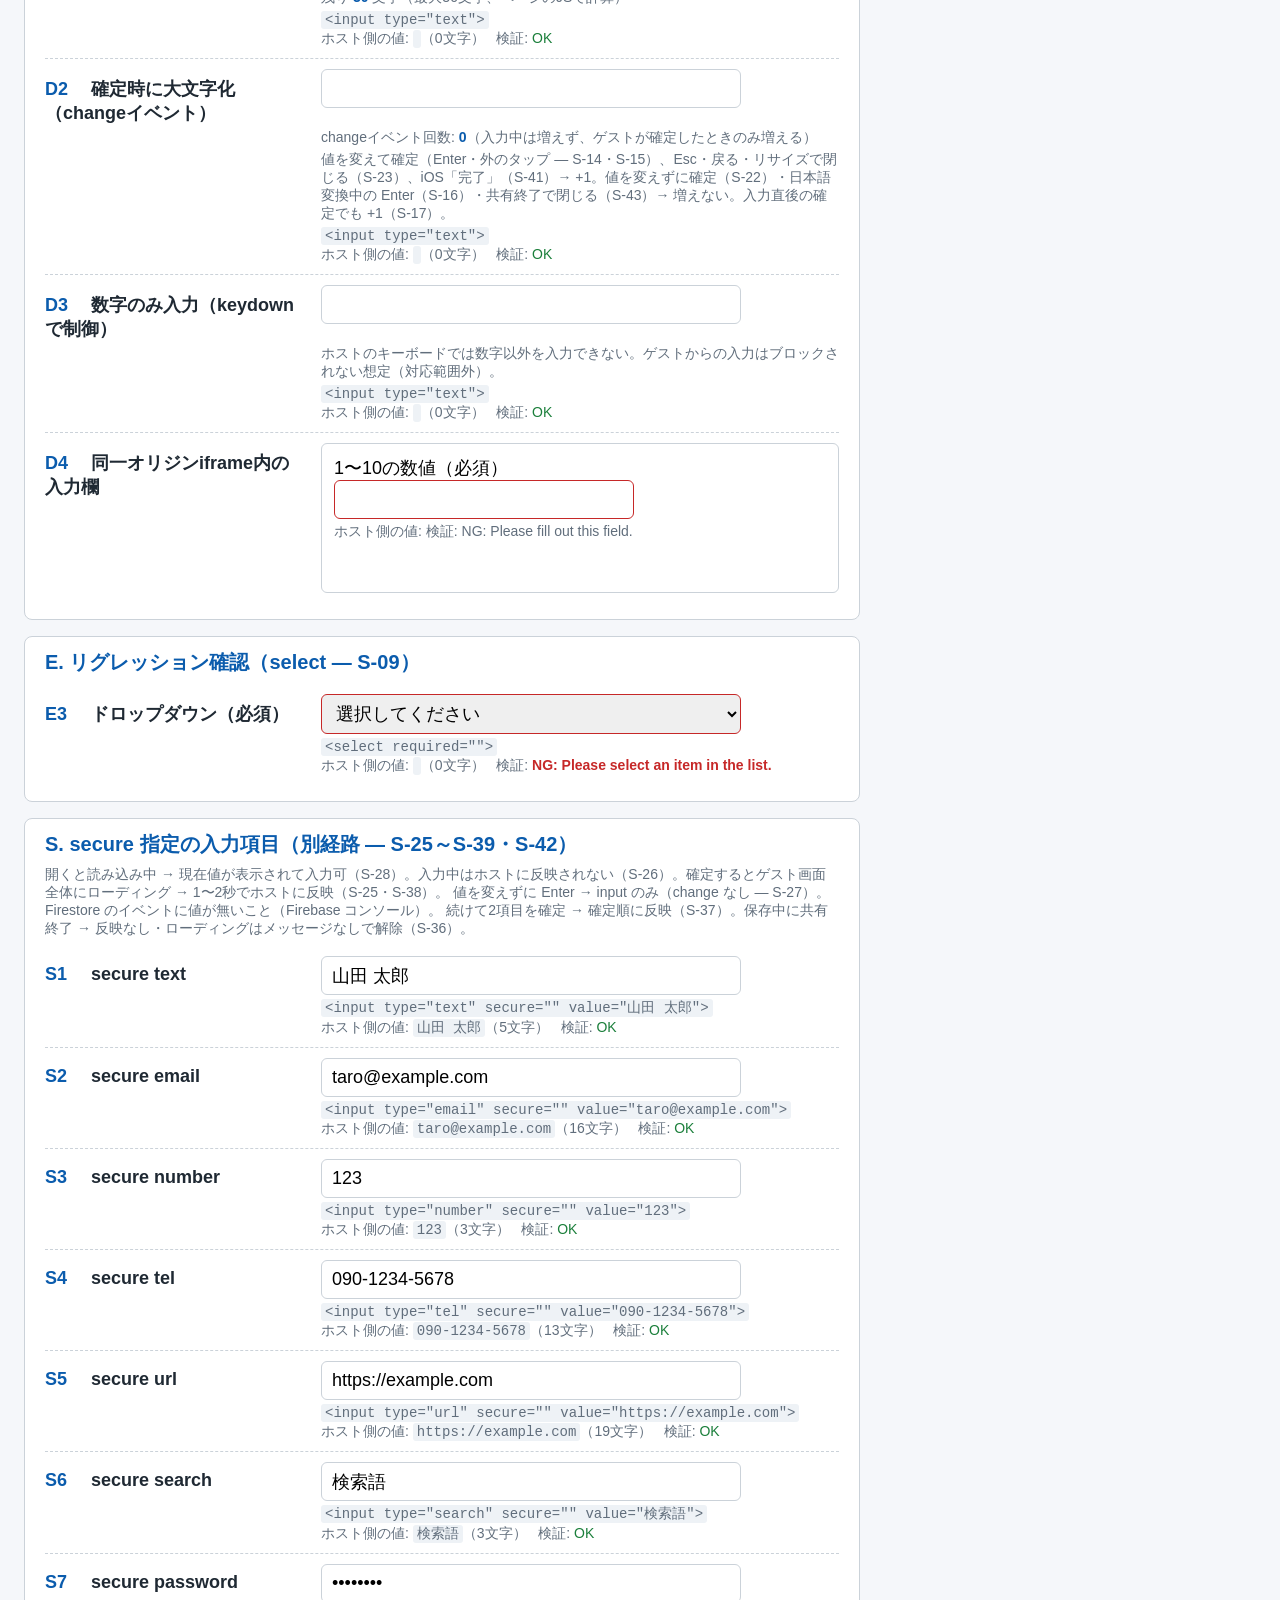
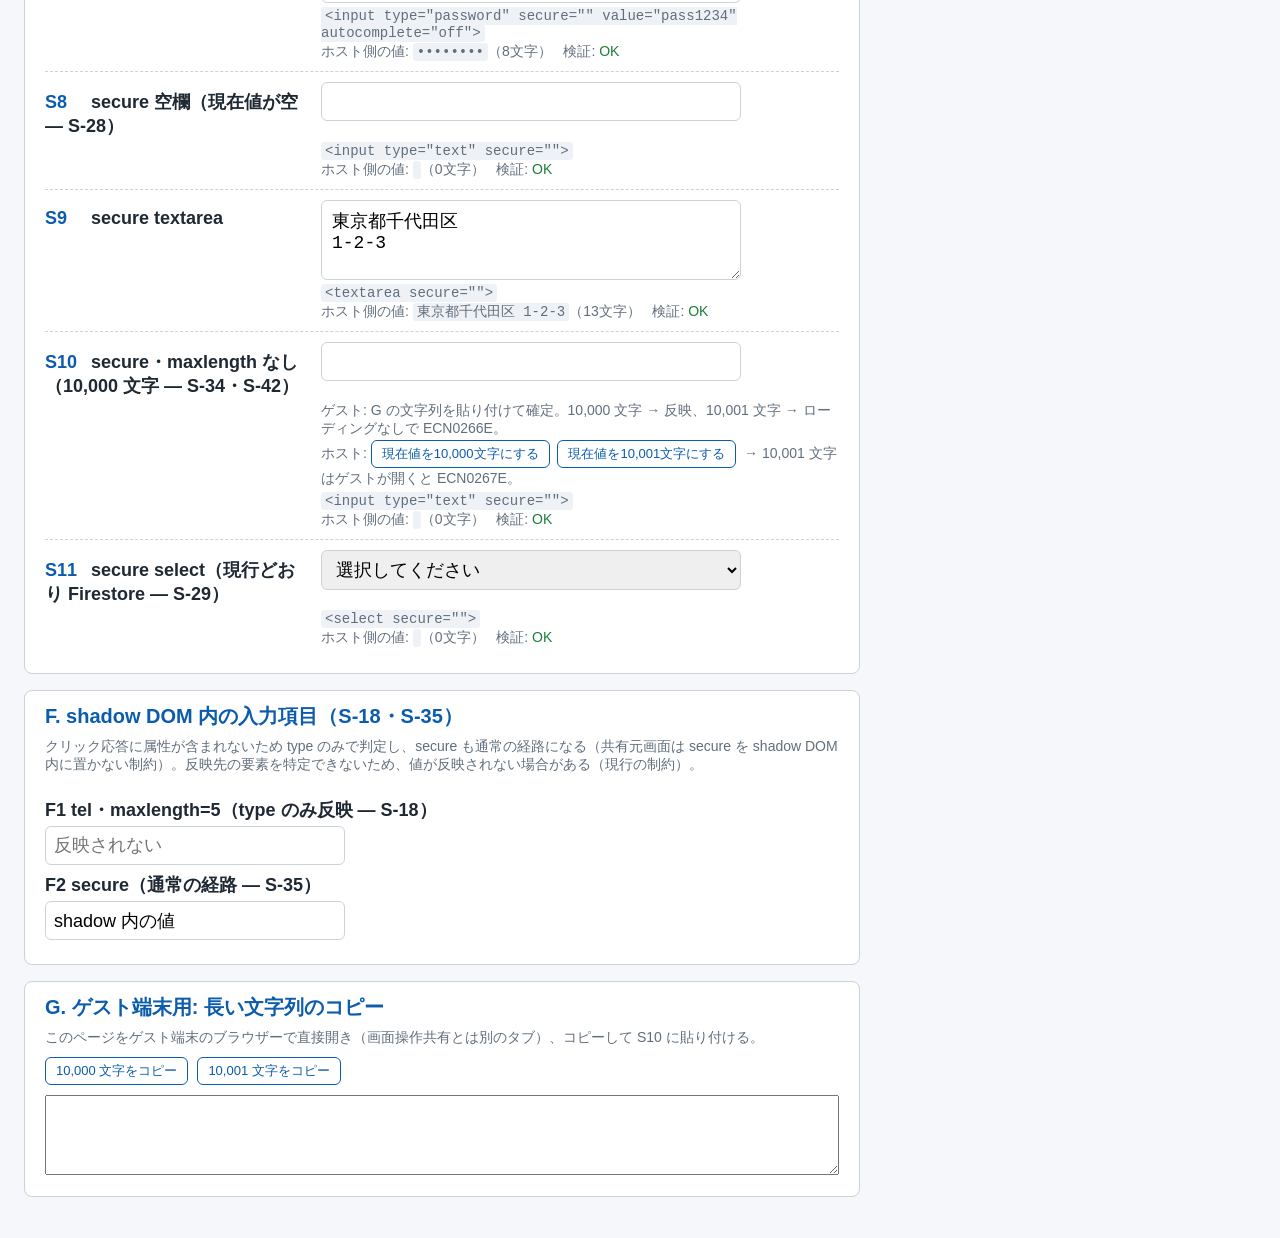
<file: input-attributes-form/index.html>
<!doctype html>
<html lang="ja">
<head>
  <meta charset="utf-8">
  <meta name="viewport" content="width=device-width, initial-scale=1">
  <title>Co-browsing - input属性の確認</title>
  <link rel="stylesheet" href="style.css">
</head>
<body>
<header>
  <div class="header-bar">
    <a class="back" href="../index.html">← メニュー</a>
    <div class="lang-switch" role="group" aria-label="Language">
      <button type="button" data-lang="ja" aria-pressed="true">日本語</button>
      <button type="button" data-lang="vi" aria-pressed="false">Tiếng Việt</button>
    </div>
  </div>
  <h1>Co-browsing - input属性の確認（#7628 機能要件 1-3）</h1>
  <p>このページをホスト側のブラウザで開き、このタブを画面操作共有してください。拡張機能: <span id="extension-status">確認中…</span></p>
  <p>各項目の <span class="case">S-xx</span> は openspec gl7628 の Scenario ID（S-7628-xx）。</p>
</header>

<main>
  <div>
    <!-- A. キーボードの種類 -->
    <form id="section-a" novalidate>
      <section>
        <h2>A. キーボードの種類（type / inputmode / enterkeyhint）</h2>
        <p class="note">ゲスト端末（iPhone / iPad / Android）で各項目をタップし、表示されるキーボードを確認してください（S-01・S-02・S-03）。7 種（text・search・email・password・tel・url・number）以外の type は入力欄を開かない。</p>

        <div class="field" data-case="A1">
          <label for="a1"><span class="case">A1</span>テキスト</label>
          <input id="a1" name="a1" type="text">
        </div>
        <div class="field" data-case="A2">
          <label for="a2"><span class="case">A2</span>メールアドレス</label>
          <input id="a2" name="a2" type="email">
        </div>
        <div class="field" data-case="A3">
          <label for="a3"><span class="case">A3</span>整数</label>
          <input id="a3" name="a3" type="number" min="0">
        </div>
        <div class="field" data-case="A4">
          <label for="a4"><span class="case">A4</span>小数</label>
          <input id="a4" name="a4" type="number" step="0.01" min="0">
        </div>
        <div class="field" data-case="A5">
          <label for="a5"><span class="case">A5</span>数値（負数可）</label>
          <input id="a5" name="a5" type="number" min="-10" max="10">
          <div class="meta">S-24: 「-5」の入力途中の「-」・「12-」はホスト側の値が空、ゲスト側は入力した文字列のまま（メッセージなし）。</div>
        </div>
        <div class="field" data-case="A6-1">
          <label for="a6-1"><span class="case">A6</span>電話番号</label>
          <input id="a6-1" name="a6-1" type="tel">
        </div>
        <div class="field" data-case="A6-2">
          <label for="a6-2"><span class="case">A6</span>URL</label>
          <input id="a6-2" name="a6-2" type="url">
        </div>
        <div class="field" data-case="A7">
          <label for="a7"><span class="case">A7</span>検索</label>
          <input id="a7" name="a7" type="search">
        </div>
        <div class="field" data-case="A8">
          <label for="a8"><span class="case">A8</span>パスワード</label>
          <input id="a8" name="a8" type="password" autocomplete="off">
        </div>
        <div class="field" data-case="A9-1">
          <label for="a9-1"><span class="case">A9</span>text + inputmode=numeric</label>
          <input id="a9-1" name="a9-1" type="text" inputmode="numeric">
        </div>
        <div class="field" data-case="A9-2">
          <label for="a9-2"><span class="case">A9</span>text + inputmode=decimal</label>
          <input id="a9-2" name="a9-2" type="text" inputmode="decimal">
        </div>
        <div class="field" data-case="A9-3">
          <label for="a9-3"><span class="case">A9</span>text + inputmode=tel</label>
          <input id="a9-3" name="a9-3" type="text" inputmode="tel">
        </div>
        <div class="field" data-case="A9-4">
          <label for="a9-4"><span class="case">A9</span>text + inputmode=email</label>
          <input id="a9-4" name="a9-4" type="text" inputmode="email">
        </div>
        <div class="field" data-case="A10-1">
          <label for="a10-1"><span class="case">A10</span>enterkeyhint=next</label>
          <input id="a10-1" name="a10-1" type="text" enterkeyhint="next">
        </div>
        <div class="field" data-case="A10-2">
          <label for="a10-2"><span class="case">A10</span>enterkeyhint=send</label>
          <input id="a10-2" name="a10-2" type="text" enterkeyhint="send">
        </div>
        <div class="field" data-case="A10-3">
          <label for="a10-3"><span class="case">A10</span>enterkeyhint=go</label>
          <input id="a10-3" name="a10-3" type="text" enterkeyhint="go">
        </div>
        <div class="field" data-case="A11-1">
          <label for="a11-1"><span class="case">A11</span>autocapitalize=characters</label>
          <input id="a11-1" name="a11-1" type="text" autocapitalize="characters">
        </div>
        <div class="field" data-case="A11-2">
          <label for="a11-2"><span class="case">A11</span>autocapitalize=words</label>
          <input id="a11-2" name="a11-2" type="text" autocapitalize="words">
        </div>
        <div class="field" data-case="A13-1">
          <label for="a13-1"><span class="case">A13</span>autocomplete=email（S-05）</label>
          <input id="a13-1" name="a13-1" type="email" autocomplete="email">
        </div>
        <div class="field" data-case="A13-2">
          <label for="a13-2"><span class="case">A13</span>spellcheck=false / autocorrect=off（S-05）</label>
          <input id="a13-2" name="a13-2" type="text" spellcheck="false" autocorrect="off">
        </div>
        <div class="field" data-case="A13-3">
          <label for="a13-3"><span class="case">A13</span>email + multiple（カンマ区切り可）</label>
          <input id="a13-3" name="a13-3" type="email" multiple>
        </div>
        <div class="field" data-case="A13-4">
          <label for="a13-4"><span class="case">A13</span>dir=rtl（右寄せ）</label>
          <input id="a13-4" name="a13-4" type="text" dir="rtl">
        </div>
        <div class="field" data-case="A14">
          <label for="a14"><span class="case">A14</span>反映しない属性（list / form / onchange — S-06）</label>
          <input id="a14" name="a14" type="text" list="a14-list" form="section-e" onchange="this.dataset.inlineHandler = 'ran'">
          <datalist id="a14-list"><option value="東京都"><option value="大阪府"><option value="福岡県"></datalist>
          <div class="meta">ゲスト側に候補（datalist）が出ない・ホストのスクリプトはゲストで動かないこと。</div>
        </div>
        <div class="field" data-case="A15">
          <label for="a15"><span class="case">A15</span>1,000 文字を超える属性値（placeholder）</label>
          <input id="a15" name="a15" type="text">
          <div class="meta">拡張機能は 1,000 文字超の属性値を送らないため、ゲスト側にプレースホルダーが出ないこと。</div>
        </div>
        <div class="field" data-case="A12-1">
          <label for="a12-1"><span class="case">A12</span>日付（入力欄を開かない）</label>
          <input id="a12-1" name="a12-1" type="date">
        </div>
        <div class="field" data-case="A12-2">
          <label><span class="case">A12</span>チェックボックス / ラジオ</label>
          <div class="choices">
            <label><input id="a12-2" name="a12-2" type="checkbox"> 同意する</label>
            <label><input id="a12-3" name="a12-3" type="radio" value="1"> はい</label>
            <label><input id="a12-4" name="a12-3" type="radio" value="0"> いいえ</label>
          </div>
        </div>
      </section>
    </form>

    <!-- B. ゲスト側の入力制御 -->
    <form id="section-b">
      <section>
        <h2>B. ゲスト側の入力制御（maxlength / minlength / placeholder / textarea / 高さ）</h2>
        <div class="field" data-case="B1">
          <label for="b1"><span class="case">B1</span>最大5文字（S-04）</label>
          <input id="b1" name="b1" type="text" maxlength="5">
          <div class="meta">UTF-16 で数える: 「あ」= 1、「𠮷」「😀」= 2、「👍🏻」= 4。</div>
        </div>
        <div class="field" data-case="B6">
          <label for="b6"><span class="case">B6</span>現在値が maxlength 超（input・最大5文字 — S-21）</label>
          <input id="b6" name="b6" type="text" maxlength="5">
          <div class="meta"><button type="button" class="small-button" data-set-length="7" data-target="b6">現在値を7文字にする（スクリプト）</button> 7文字のまま表示・削除は可・増やす入力は不可・1文字選択して置き換え → 6文字。</div>
        </div>
        <div class="field" data-case="B2">
          <label for="b2"><span class="case">B2/B3</span>最小3文字</label>
          <input id="b2" name="b2" type="text" minlength="3">
        </div>
        <div class="field" data-case="B4">
          <label for="b4"><span class="case">B4</span>プレースホルダー</label>
          <input id="b4" name="b4" type="text" placeholder="例: 山田 太郎">
        </div>
        <div class="field" data-case="B5">
          <label for="b5"><span class="case">B5</span>テキストエリア（5〜20文字）</label>
          <textarea id="b5" name="b5" minlength="5" maxlength="20" placeholder="ご要望を入力してください"></textarea>
        </div>
        <div class="field" data-case="B7">
          <label for="b7"><span class="case">B7</span>現在値が maxlength 超（textarea・最大5文字 — S-21）</label>
          <textarea id="b7" name="b7" maxlength="5"></textarea>
          <div class="meta"><button type="button" class="small-button" data-set-length="7" data-target="b7">現在値を7文字にする（スクリプト）</button></div>
        </div>
        <div class="field" data-case="B8">
          <label for="b8"><span class="case">B8</span>textarea の属性（最大100文字・自動修正なし・大文字 — S-08）</label>
          <textarea id="b8" name="b8" maxlength="100" placeholder="住所を入力してください" spellcheck="false" autocorrect="off" autocapitalize="characters"></textarea>
          <div class="meta">Enter は改行（確定しない）。確定は入力欄の外のタップ・Esc・iOS「完了」。</div>
        </div>
        <div class="field" data-case="B9">
          <label for="b9"><span class="case">B9</span>高さ 700px の textarea（最大 600 — S-11・S-40）</label>
          <textarea id="b9" name="b9" style="height: 700px"></textarea>
          <div class="meta"><button type="button" class="small-button" data-set-lines="40" data-target="b9">現在値を40行にする（スクリプト）</button> 入力欄内でスクロールできること。横向きでは表示領域に縮むこと。</div>
        </div>
        <div class="field" data-case="B10">
          <label for="b10"><span class="case">B10</span>高さ 40px の textarea（最小 100 — S-11）</label>
          <textarea id="b10" name="b10" style="height: 40px"></textarea>
        </div>
        <div class="field" data-case="B11">
          <label for="b11"><span class="case">B11</span>高さ 64px の input（実際の高さ — S-11）</label>
          <input id="b11" name="b11" type="text" style="height: 64px">
        </div>
        <button type="submit" class="check-button">ホストで検証（参考）</button>
      </section>
    </form>

    <!-- C. ホストブラウザによる検証 -->
    <form id="section-c">
      <section>
        <h2>C. 入力制御を満たさない値（メッセージを表示しない — S-13）</h2>
        <p class="note">ゲスト側・ホスト側とも econy は検証メッセージを表示しない（QA #7678）。値はそのまま共有元へ反映され、各項目の下の「検証」が NG になること。「ホストで検証（参考）」はホストのブラウザー自身の吹き出し（共有元画面の動作）。</p>
        <div class="field" data-case="C7">
          <label for="c7"><span class="case">C7</span>最小3文字 + 数字のみ（「ab」を入力 — S-13）</label>
          <input id="c7" name="c7" type="text" minlength="3" pattern="[0-9]*">
        </div>
        <div class="field" data-case="C1">
          <label for="c1"><span class="case">C1</span>必須</label>
          <input id="c1" name="c1" type="text" required>
        </div>
        <div class="field" data-case="C2">
          <label for="c2"><span class="case">C2</span>数字3桁（pattern）</label>
          <input id="c2" name="c2" type="text" pattern="[0-9]{3}" title="数字3桁">
        </div>
        <div class="field" data-case="C3">
          <label for="c3"><span class="case">C3</span>0〜100の数値</label>
          <input id="c3" name="c3" type="number" min="0" max="100">
        </div>
        <div class="field" data-case="C4">
          <label for="c4"><span class="case">C4</span>5刻みの数値（step）</label>
          <input id="c4" name="c4" type="number" min="0" step="5">
        </div>
        <div class="field" data-case="C5">
          <label for="c5"><span class="case">C5</span>メールアドレス形式</label>
          <input id="c5" name="c5" type="email">
        </div>
        <div class="field" data-case="C6">
          <label for="c6"><span class="case">C6</span>ページ独自の検証（「NG」を含むとエラー）</label>
          <input id="c6" name="c6" type="text">
        </div>
        <button type="submit" class="check-button">ホストで検証（参考）</button>
      </section>
    </form>

    <!-- D. ホスト画面のイベント -->
    <form id="section-d" novalidate>
      <section>
        <h2>D. ホスト画面のイベント（input / change / keydown / iframe）</h2>
        <div class="field" data-case="D1">
          <label for="d1"><span class="case">D1</span>文字数カウント（inputイベント）</label>
          <input id="d1" name="d1" type="text">
          <div class="meta">残り <span id="d1-counter" class="counter">30</span> 文字（最大30文字、ページのJSで計算）</div>
        </div>
        <div class="field" data-case="D2">
          <label for="d2"><span class="case">D2</span>確定時に大文字化（changeイベント）</label>
          <input id="d2" name="d2" type="text">
          <div class="meta">changeイベント回数: <span id="d2-counter" class="counter">0</span>（入力中は増えず、ゲストが確定したときのみ増える）</div>
          <div class="meta">値を変えて確定（Enter・外のタップ — S-14・S-15）、Esc・戻る・リサイズで閉じる（S-23）、iOS「完了」（S-41）→ +1。値を変えずに確定（S-22）・日本語変換中の Enter（S-16）・共有終了で閉じる（S-43）→ 増えない。入力直後の確定でも +1（S-17）。</div>
        </div>
        <div class="field" data-case="D3">
          <label for="d3"><span class="case">D3</span>数字のみ入力（keydownで制御）</label>
          <input id="d3" name="d3" type="text">
          <div class="meta">ホストのキーボードでは数字以外を入力できない。ゲストからの入力はブロックされない想定（対応範囲外）。</div>
        </div>
        <div class="field" data-case="D4">
          <label><span class="case">D4</span>同一オリジンiframe内の入力欄</label>
          <iframe id="d4-frame" title="同一オリジンのiframe"></iframe>
        </div>
      </section>
    </form>

    <!-- E. リグレッション確認 -->
    <form id="section-e" novalidate>
      <section>
        <h2>E. リグレッション確認（select — S-09）</h2>
        <div class="field" data-case="E3">
          <label for="e3"><span class="case">E3</span>ドロップダウン（必須）</label>
          <select id="e3" name="e3" required>
            <option value="">選択してください</option>
            <option value="1">東京</option>
            <option value="2">大阪</option>
            <option value="3">福岡</option>
          </select>
        </div>
      </section>
    </form>

    <!-- S. secure 指定の入力項目 -->
    <form id="section-s" novalidate>
      <section>
        <h2>S. secure 指定の入力項目（別経路 — S-25～S-39・S-42）</h2>
        <p class="note">
          開くと読み込み中 → 現在値が表示されて入力可（S-28）。入力中はホストに反映されない（S-26）。確定するとゲスト画面全体にローディング → 1〜2秒でホストに反映（S-25・S-38）。
          値を変えずに Enter → input のみ（change なし — S-27）。Firestore のイベントに値が無いこと（Firebase コンソール）。
          続けて2項目を確定 → 確定順に反映（S-37）。保存中に共有終了 → 反映なし・ローディングはメッセージなしで解除（S-36）。
        </p>
        <div class="field" data-case="S1">
          <label for="s1"><span class="case">S1</span>secure text</label>
          <input id="s1" name="s1" type="text" secure value="山田 太郎">
        </div>
        <div class="field" data-case="S2">
          <label for="s2"><span class="case">S2</span>secure email</label>
          <input id="s2" name="s2" type="email" secure value="taro@example.com">
        </div>
        <div class="field" data-case="S3">
          <label for="s3"><span class="case">S3</span>secure number</label>
          <input id="s3" name="s3" type="number" secure value="123">
        </div>
        <div class="field" data-case="S4">
          <label for="s4"><span class="case">S4</span>secure tel</label>
          <input id="s4" name="s4" type="tel" secure value="090-1234-5678">
        </div>
        <div class="field" data-case="S5">
          <label for="s5"><span class="case">S5</span>secure url</label>
          <input id="s5" name="s5" type="url" secure value="https://example.com">
        </div>
        <div class="field" data-case="S6">
          <label for="s6"><span class="case">S6</span>secure search</label>
          <input id="s6" name="s6" type="search" secure value="検索語">
        </div>
        <div class="field" data-case="S7">
          <label for="s7"><span class="case">S7</span>secure password</label>
          <input id="s7" name="s7" type="password" secure value="pass1234" autocomplete="off">
        </div>
        <div class="field" data-case="S8">
          <label for="s8"><span class="case">S8</span>secure 空欄（現在値が空 — S-28）</label>
          <input id="s8" name="s8" type="text" secure>
        </div>
        <div class="field" data-case="S9">
          <label for="s9"><span class="case">S9</span>secure textarea</label>
          <textarea id="s9" name="s9" secure>東京都千代田区
1-2-3</textarea>
        </div>
        <div class="field" data-case="S10">
          <label for="s10"><span class="case">S10</span>secure・maxlength なし（10,000 文字 — S-34・S-42）</label>
          <input id="s10" name="s10" type="text" secure>
          <div class="meta">
            ゲスト: G の文字列を貼り付けて確定。10,000 文字 → 反映、10,001 文字 → ローディングなしで ECN0266E。<br>
            ホスト: <button type="button" class="small-button" data-set-length="10000" data-target="s10">現在値を10,000文字にする</button>
            <button type="button" class="small-button" data-set-length="10001" data-target="s10">現在値を10,001文字にする</button>
            → 10,001 文字はゲストが開くと ECN0267E。
          </div>
        </div>
        <div class="field" data-case="S11">
          <label for="s11"><span class="case">S11</span>secure select（現行どおり Firestore — S-29）</label>
          <select id="s11" name="s11" secure>
            <option value="">選択してください</option>
            <option value="1">普通</option>
            <option value="2">当座</option>
          </select>
        </div>
      </section>
    </form>

    <!-- F. shadow DOM -->
    <section>
      <h2>F. shadow DOM 内の入力項目（S-18・S-35）</h2>
      <p class="note">クリック応答に属性が含まれないため type のみで判定し、secure も通常の経路になる（共有元画面は secure を shadow DOM 内に置かない制約）。反映先の要素を特定できないため、値が反映されない場合がある（現行の制約）。</p>
      <div id="f-shadow"></div>
    </section>

    <!-- G. ゲスト端末用 -->
    <section>
      <h2>G. ゲスト端末用: 長い文字列のコピー</h2>
      <p class="note">このページをゲスト端末のブラウザーで直接開き（画面操作共有とは別のタブ）、コピーして S10 に貼り付ける。</p>
      <div class="copy-buttons">
        <button type="button" class="small-button" data-copy-length="10000">10,000 文字をコピー</button>
        <button type="button" class="small-button" data-copy-length="10001">10,001 文字をコピー</button>
        <span id="copy-status" class="note"></span>
      </div>
      <textarea id="copy-text" readonly aria-label="コピー用の文字列"></textarea>
    </section>
  </div>

  <aside>
    <h2>
      <button id="toggle-log" type="button" aria-expanded="true" aria-controls="log-body">
        <span class="chevron" aria-hidden="true">▾</span>
        ホスト側イベントログ
        <span id="log-unseen" class="unseen" hidden></span>
      </button>
    </h2>
    <div id="log-body">
      <div class="legend">input（青）/ change（黄）/ keydown（赤）/ click（緑）。パスワードの値はマスク表示。</div>
      <div id="log"></div>
      <button id="clear-log" type="button">ログを消去</button>
    </div>
  </aside>
</main>

<script src="i18n.js"></script>
<script src="script.js"></script>
</body>
</html>
</file>
<file: style.css>
:root {
  --bg: #f5f7fa;
  --card: #ffffff;
  --text: #1f2933;
  --sub: #616e7c;
  --border: #cbd2d9;
  --primary: #0b5cad;
}
* { box-sizing: border-box; }
body {
  margin: 0;
  font-family: "Segoe UI", Roboto, "Helvetica Neue", Arial, sans-serif;
  font-size: 18px;
  color: var(--text);
  background: var(--bg);
}
header {
  padding: 16px 24px;
  background: var(--primary);
  color: #fff;
}
header h1 { margin: 0; font-size: 24px; }
header p { margin: 4px 0 0; font-size: 15px; }
main {
  max-width: 960px;
  padding: 16px 24px 80px;
}
ul {
  list-style: none;
  margin: 0;
  padding: 0;
  display: grid;
  gap: 12px;
}
a.route {
  display: block;
  background: var(--card);
  border: 1px solid var(--border);
  border-radius: 8px;
  padding: 12px 20px;
  color: inherit;
  text-decoration: none;
}
a.route:hover, a.route:focus-visible { border-color: var(--primary); }
a.route h2 { margin: 0 0 4px; font-size: 20px; color: var(--primary); }
a.route code { font-family: Consolas, monospace; font-size: 14px; color: var(--sub); }
a.route p { margin: 4px 0 0; font-size: 15px; color: var(--sub); }
</file>
<file: channel-link-reservation/style.css>
:root {
  --bg: #f5f7fa;
  --card: #ffffff;
  --text: #1f2933;
  --sub: #616e7c;
  --border: #cbd2d9;
  --primary: #0b5cad;
  --ok: #1b7f3b;
  --ng: #c62828;
  --log-bg: #102a43;
  --log-text: #e4e7eb;
}
* { box-sizing: border-box; }
body {
  margin: 0;
  font-family: "Segoe UI", Roboto, "Helvetica Neue", Arial, sans-serif;
  font-size: 18px;
  color: var(--text);
  background: var(--bg);
}
header {
  padding: 16px 24px;
  background: var(--primary);
  color: #fff;
}
header h1 { margin: 0; font-size: 24px; }
header p { margin: 4px 0 0; font-size: 15px; }
header .back { color: #fff; font-size: 14px; }
main {
  max-width: 960px;
  padding: 16px 24px 80px;
}
section {
  background: var(--card);
  border: 1px solid var(--border);
  border-radius: 8px;
  padding: 12px 20px 16px;
  margin-bottom: 16px;
}
section > label { display: block; font-weight: bold; margin-bottom: 6px; }
.row {
  display: flex;
  flex-wrap: wrap;
  gap: 8px;
}
#target-url {
  flex: 1 1 320px;
  min-width: 0;
  font-size: 18px;
  padding: 8px 10px;
  border: 1px solid var(--border);
  border-radius: 6px;
}
#open-url {
  font-size: 18px;
  padding: 8px 20px;
  border: 1px solid var(--primary);
  border-radius: 6px;
  background: var(--primary);
  color: #fff;
  cursor: pointer;
}
.note { font-size: 14px; color: var(--sub); margin: 8px 0 0; }

.log-panel {
  background: var(--log-bg);
  color: var(--log-text);
  border: none;
}
.log-panel h2 { margin: 0 0 8px; font-size: 18px; }
.log-panel .legend { font-size: 13px; color: #9fb3c8; margin-bottom: 8px; }
#log {
  height: 240px;
  overflow-y: auto;
  font-family: Consolas, monospace;
  font-size: 13px;
  line-height: 1.5;
}
#log div { border-bottom: 1px solid #243b53; padding: 2px 0; word-break: break-all; }
#log .ok { color: #b8e994; }
#log .ng { color: #ff9b9b; }
#clear-log {
  margin-top: 8px;
  font-size: 14px;
  padding: 4px 12px;
  cursor: pointer;
}

@media (max-width: 640px) {
  body { font-size: 16px; }
  header { padding: 12px 16px; }
  header h1 { font-size: 20px; }
  main { padding: 12px; }
  section { padding: 10px 12px 12px; }
  #target-url, #open-url { font-size: 16px; }
  #open-url { flex: 1 1 100%; }
}
</file>
<file: fake-ezform/style.css>
body { font-family: Arial, sans-serif; padding: 24px; }
canvas {
  border: 1px solid #000;
  background: #fff;
  touch-action: none;
  display: block;
}
button { margin: 12px 8px 20px 0; padding: 8px 14px; }
.preview {
  width: 500px;
  height: 180px;
  border: 1px solid #aaa;
  background: #f8f8f8;
}
</file>
<file: fake-pl-shield/style.css>
:root {
  --bg: #f5f7fa;
  --card: #ffffff;
  --text: #1f2933;
  --sub: #616e7c;
  --border: #cbd2d9;
  --primary: #0b5cad;
  --kampo: #1a73b8;
  --accent: #c62828;
  --log-bg: #102a43;
  --log-text: #e4e7eb;
}
* { box-sizing: border-box; }
body {
  margin: 0;
  font-family: "Segoe UI", Roboto, "Helvetica Neue", Arial, sans-serif;
  font-size: 18px;
  color: var(--text);
  background: var(--bg);
}
header {
  padding: 16px 24px;
  background: var(--primary);
  color: #fff;
}
header h1 { margin: 0; font-size: 24px; }
header p { margin: 4px 0 0; font-size: 15px; }
header .back { color: #fff; font-size: 14px; }

/* Bố cục: màn hình PL bên trái, panel thiết lập & log bên phải */
main {
  display: grid;
  grid-template-columns: minmax(0, 1fr) 380px;
  gap: 16px;
  padding: 16px 24px 80px;
}

/* Màn hình PL */
#app {
  min-width: 0;
  padding: 24px 40px 40px;
  background: var(--card);
  border: 1px solid var(--border);
  border-radius: 8px;
}
.screen-head {
  display: flex;
  flex-wrap: wrap;
  gap: 4px 16px;
  justify-content: space-between;
  align-items: baseline;
  border-bottom: 2px solid var(--border);
  padding-bottom: 8px;
}
.screen-head h2 { margin: 0; font-size: 32px; color: var(--kampo); }
.screen-id { font-family: Consolas, monospace; font-size: 22px; color: var(--sub); }
/* Dấu hiệu để guest biết frame đang xem có bị cũ không */
.op-no { font-size: 40px; font-weight: bold; color: var(--accent); }
/* Giờ vẽ màn hình: chỉ đổi khi vẽ lại, dùng để đối chiếu host và guest trong video */
.rendered-at { width: 100%; font-family: Consolas, monospace; font-size: 20px; color: var(--sub); text-align: right; }
.question {
  margin: 16px 0;
  padding: 8px 16px;
  background: #d8eef3;
  font-weight: bold;
  color: var(--kampo);
}
.choices { display: flex; flex-wrap: wrap; gap: 16px; margin: 16px 0; }
.buttons { display: flex; flex-wrap: wrap; gap: 16px; justify-content: flex-end; margin-top: 24px; }
#app button, .modal button {
  min-width: 140px;
  padding: 12px 20px;
  font-size: 18px;
  color: var(--kampo);
  background: #fff;
  border: 1px solid var(--border);
  border-radius: 6px;
  box-shadow: 0 2px 4px rgba(0, 0, 0, 0.2);
  cursor: pointer;
}
/* Giống PL: hover làm button đổi giao diện (host di chuột gây repaint) */
#app button:hover, .modal button:hover { background: #e8f1fa; box-shadow: 0 4px 8px rgba(0, 0, 0, 0.25); }
#app button.selected { color: #fff; background: var(--kampo); }
.table1 {
  margin-top: 16px;
  padding: 12px;
  border: 1px solid #9fc5e8;
  box-shadow: 0 2px 6px rgba(0, 0, 0, 0.15);
}
.table1-head {
  display: flex;
  flex-wrap: wrap;
  gap: 8px;
  justify-content: space-between;
  align-items: center;
  color: var(--accent);
}
table { width: 100%; border-collapse: collapse; font-size: 15px; margin-top: 8px; }
th, td { border: 1px solid #555; padding: 4px 8px; text-align: left; }
th { background: #e3f0f8; width: 30%; }
.data-rows td { font-size: 13px; }

/* Panel thiết lập & log */
aside {
  position: sticky;
  top: 16px;
  align-self: start;
  height: calc(100vh - 32px);
  display: flex;
  flex-direction: column;
  background: var(--log-bg);
  color: var(--log-text);
  border-radius: 8px;
  padding: 12px;
  font-size: 15px;
}
aside h2 { margin: 0; font-size: 18px; }
#toggle-panel {
  display: flex;
  align-items: center;
  gap: 8px;
  width: 100%;
  padding: 0;
  border: none;
  background: none;
  color: inherit;
  font: inherit;
  text-align: left;
  cursor: pointer;
}
#toggle-panel .chevron { display: inline-block; transition: transform 0.15s; }
#toggle-panel .unseen {
  margin-left: auto;
  padding: 0 8px;
  border-radius: 10px;
  background: #ffd166;
  color: var(--log-bg);
  font-size: 13px;
}
#panel-body {
  flex: 1;
  min-height: 0;
  display: flex;
  flex-direction: column;
  margin-top: 8px;
}
.settings {
  display: grid;
  gap: 8px;
  padding-bottom: 12px;
  border-bottom: 1px solid #243b53;
}
.settings label { display: grid; gap: 4px; color: #bcccdc; }
.settings label.check { grid-template-columns: auto minmax(0, 1fr); align-items: start; }
.settings input[type="number"], .settings select {
  width: 100%;
  padding: 4px 8px;
  font-size: 15px;
  border: 1px solid #486581;
  border-radius: 4px;
}
.auto {
  display: grid;
  gap: 8px;
  padding: 12px 0;
  border-bottom: 1px solid #243b53;
}
.auto-title { font-weight: bold; }
.auto-grid { display: grid; grid-template-columns: repeat(2, minmax(0, 1fr)); gap: 8px; align-items: end; }
.auto label { display: grid; gap: 4px; color: #bcccdc; }
.auto label.check { grid-template-columns: auto minmax(0, 1fr); align-items: start; }
.auto input[type="number"] {
  width: 100%;
  padding: 4px 8px;
  font-size: 15px;
  border: 1px solid #486581;
  border-radius: 4px;
}
#auto-toggle {
  padding: 8px 12px;
  font-size: 15px;
  font-weight: bold;
  color: #fff;
  background: #1b7f3b;
  border: none;
  border-radius: 4px;
  cursor: pointer;
}
#auto-toggle.running { background: var(--accent); }
.auto-note { margin: 0; font-size: 13px; color: #ffd166; }
.log-head {
  display: flex;
  justify-content: space-between;
  align-items: center;
  margin: 8px 0 4px;
}
#clear-log { font-size: 14px; padding: 2px 12px; cursor: pointer; }
#log {
  flex: 1;
  min-height: 80px;
  overflow-y: auto;
  font-family: Consolas, monospace;
  font-size: 13px;
  line-height: 1.5;
}
#log div { border-bottom: 1px solid #243b53; padding: 2px 0; word-break: break-all; }
/* Thu gọn: chỉ còn thanh tiêu đề, cột bên phải co lại theo nội dung */
aside.collapsed { height: auto; min-height: 0; }
aside.collapsed #panel-body { display: none; }
aside.collapsed #toggle-panel .chevron { transform: rotate(-90deg); }
main.panel-collapsed { grid-template-columns: minmax(0, 1fr) max-content; }

/* Shield (mô phỏng #sys_spnner của PL) */
#sys_spnner {
  position: fixed;
  inset: 0;
  z-index: 10000;
  display: flex;
  align-items: center;
  justify-content: center;
  background: rgba(60, 60, 60, 0.45);
  opacity: 1;
}
#sys_spnner.invisible { visibility: hidden; }
#sys_spnner.hide { display: none; }
#sys_spnner.fading { opacity: 0; transition: opacity 300ms ease-out; }
.spinner {
  width: 48px;
  height: 48px;
  border: 5px solid rgba(255, 255, 255, 0.4);
  border-top-color: var(--kampo);
  border-radius: 50%;
  animation: spin 0.8s linear infinite;
}
@keyframes spin { to { transform: rotate(360deg); } }

/* Modal nhập 50 âm */
.modal {
  position: fixed;
  inset: 0;
  z-index: 9000;
  display: flex;
  align-items: center;
  justify-content: center;
  background: rgba(0, 0, 0, 0.3);
}
.modal.hide { display: none; }
.modal-content {
  width: min(720px, 92vw);
  padding: 16px 24px;
  background: #fff;
  border-radius: 8px;
}
.modal-content h2 { margin: 0 0 8px; color: var(--kampo); }
#kana-input { width: 100%; padding: 8px; font-size: 20px; }
.kana-keys { display: grid; grid-template-columns: repeat(10, minmax(0, 1fr)); gap: 4px; margin-top: 12px; }
.modal .kana-keys button { min-width: 0; padding: 8px 0; font-size: 18px; }

/* Đối sách A: keyframes cho keep-alive */
@keyframes cob-keepalive { 0% { opacity: 0.01; } 50% { opacity: 0.02; } 100% { opacity: 0.01; } }

/* Tablet / cửa sổ hẹp: 1 cột, panel dock ở cạnh dưới màn hình */
@media (max-width: 1024px) {
  main, main.panel-collapsed {
    grid-template-columns: minmax(0, 1fr);
    padding-bottom: 16px;
  }
  aside {
    top: auto;
    bottom: 0;
    height: 40vh;
    min-height: 200px;
    margin: 0 -24px -16px;
    border-radius: 8px 8px 0 0;
    box-shadow: 0 -4px 12px rgba(0, 0, 0, 0.2);
  }
  #panel-body { overflow-y: auto; }
}

/* Điện thoại */
@media (max-width: 640px) {
  body { font-size: 16px; }
  header { padding: 12px 16px; }
  header h1 { font-size: 20px; }
  main { padding: 12px; gap: 12px; }
  #app { padding: 12px 12px 20px; }
  .screen-head h2 { font-size: 22px; }
  .screen-id { font-size: 16px; }
  .op-no { font-size: 28px; }
  #app button, .modal button { min-width: 0; flex: 1 1 auto; padding: 10px 12px; font-size: 16px; }
  .buttons { gap: 8px; }
  .choices { gap: 8px; }
  th { width: 40%; }
  table { font-size: 13px; }
  .kana-keys { grid-template-columns: repeat(5, minmax(0, 1fr)); }
  .modal-content { padding: 12px; }
  aside { margin: 0 -12px -12px; padding: 10px 12px; }
}
</file>
<file: input-attributes-form/style.css>
:root {
  --bg: #f5f7fa;
  --card: #ffffff;
  --text: #1f2933;
  --sub: #616e7c;
  --border: #cbd2d9;
  --primary: #0b5cad;
  --ok: #1b7f3b;
  --ng: #c62828;
  --log-bg: #102a43;
  --log-text: #e4e7eb;
}
* { box-sizing: border-box; }
body {
  margin: 0;
  font-family: "Segoe UI", Roboto, "Helvetica Neue", Arial, sans-serif;
  font-size: 18px;
  color: var(--text);
  background: var(--bg);
}
header {
  padding: 16px 24px;
  background: var(--primary);
  color: #fff;
}
header h1 { margin: 0; font-size: 24px; }
header p { margin: 4px 0 0; font-size: 15px; }
header .back { color: #fff; font-size: 14px; }
#extension-status { font-weight: bold; }
main {
  display: grid;
  grid-template-columns: minmax(0, 1fr) 380px;
  gap: 16px;
  padding: 16px 24px 80px;
}
section {
  background: var(--card);
  border: 1px solid var(--border);
  border-radius: 8px;
  padding: 12px 20px 16px;
  margin-bottom: 16px;
}
section h2 {
  margin: 0 0 8px;
  font-size: 20px;
  color: var(--primary);
}
.field {
  display: grid;
  grid-template-columns: 260px minmax(0, 1fr);
  gap: 4px 16px;
  align-items: start;
  padding: 10px 0;
  border-top: 1px dashed var(--border);
}
.field:first-of-type { border-top: none; }
.field label { font-weight: bold; padding-top: 8px; }
.field label .case {
  display: inline-block;
  min-width: 40px;
  margin-right: 6px;
  color: var(--primary);
}
.field input:not([type=checkbox]):not([type=radio]),
.field textarea,
.field select {
  width: 100%;
  max-width: 420px;
  font-size: 18px;
  padding: 8px 10px;
  border: 1px solid var(--border);
  border-radius: 6px;
}
.field input:invalid, .field textarea:invalid, .field select:invalid { border-color: var(--ng); }
.field textarea { height: 80px; }
.choices label { font-weight: normal; padding: 0 16px 0 0; }
.meta { grid-column: 2; font-size: 14px; color: var(--sub); }
.meta code {
  overflow-wrap: anywhere;
  font-family: Consolas, monospace;
  background: #eef2f6;
  padding: 1px 4px;
  border-radius: 3px;
}
.meta .state { margin-top: 2px; }
.meta .ok { color: var(--ok); }
.meta .ng { color: var(--ng); font-weight: bold; }
.note { font-size: 14px; color: var(--sub); margin: 4px 0 8px; }
.counter { font-weight: bold; color: var(--primary); }
.check-button {
  margin-top: 8px;
  font-size: 16px;
  padding: 6px 16px;
  border: 1px solid var(--primary);
  background: #fff;
  color: var(--primary);
  border-radius: 6px;
  cursor: pointer;
}
.header-bar { display: flex; justify-content: space-between; align-items: center; gap: 8px; }
.lang-switch { display: flex; gap: 4px; }
.lang-switch button {
  font-size: 13px;
  padding: 4px 10px;
  border: 1px solid #fff;
  border-radius: 6px;
  background: transparent;
  color: #fff;
  cursor: pointer;
}
.lang-switch button[aria-pressed="true"] { background: #fff; color: var(--primary); font-weight: bold; }
.small-button {
  font-size: 13px;
  padding: 4px 10px;
  margin: 2px 4px 2px 0;
  border: 1px solid var(--primary);
  border-radius: 6px;
  background: #fff;
  color: var(--primary);
  cursor: pointer;
}
.copy-buttons { margin-bottom: 8px; }
#copy-text { width: 100%; height: 80px; font-family: monospace; font-size: 12px; }
#f-shadow { padding: 8px 0; }
iframe {
  width: 100%;
  max-width: 700px;
  height: 150px;
  border: 1px solid var(--border);
  border-radius: 6px;
}
aside {
  position: sticky;
  top: 16px;
  align-self: start;
  height: calc(100vh - 32px);
  display: flex;
  flex-direction: column;
  background: var(--log-bg);
  color: var(--log-text);
  border-radius: 8px;
  padding: 12px;
}
aside h2 { margin: 0; font-size: 18px; }
#toggle-log {
  display: flex;
  align-items: center;
  gap: 8px;
  width: 100%;
  padding: 0;
  border: none;
  background: none;
  color: inherit;
  font: inherit;
  text-align: left;
  cursor: pointer;
}
#toggle-log .chevron { display: inline-block; transition: transform 0.15s; }
#toggle-log .unseen {
  margin-left: auto;
  padding: 0 8px;
  border-radius: 10px;
  background: #ffd166;
  color: var(--log-bg);
  font-size: 13px;
}
#log-body {
  flex: 1;
  min-height: 0;
  display: flex;
  flex-direction: column;
  margin-top: 8px;
}
aside .legend { font-size: 13px; color: #9fb3c8; margin-bottom: 8px; }
/* Collapsed: only the title bar remains, and on desktop the column shrinks to fit it */
aside.collapsed { height: auto; min-height: 0; }
aside.collapsed #log-body { display: none; }
aside.collapsed #toggle-log .chevron { transform: rotate(-90deg); }
main.log-collapsed { grid-template-columns: minmax(0, 1fr) max-content; }
#log {
  flex: 1;
  overflow-y: auto;
  font-family: Consolas, monospace;
  font-size: 13px;
  line-height: 1.5;
}
#log div { border-bottom: 1px solid #243b53; padding: 2px 0; word-break: break-all; }
#log .ev-input { color: #8fd0ff; }
#log .ev-change { color: #ffd166; }
#log .ev-keydown { color: #ff9b9b; }
#log .ev-click { color: #b8e994; }
#clear-log {
  margin-top: 8px;
  font-size: 14px;
  padding: 4px 12px;
  cursor: pointer;
}

/* Tablet / narrow window: one column, log docked at the bottom of the viewport */
@media (max-width: 1024px) {
  main, main.log-collapsed {
    grid-template-columns: minmax(0, 1fr);
    padding-bottom: 16px;
  }
  aside {
    top: auto;
    bottom: 0;
    height: 40vh;
    min-height: 200px;
    margin: 0 -24px -16px;
    border-radius: 8px 8px 0 0;
    box-shadow: 0 -4px 12px rgba(0, 0, 0, 0.2);
  }
}

/* Phone: label above the control */
@media (max-width: 640px) {
  body { font-size: 16px; }
  header { padding: 12px 16px; }
  header h1 { font-size: 20px; }
  main { padding: 12px 12px 12px; gap: 12px; }
  section { padding: 10px 12px 12px; }
  section h2 { font-size: 18px; }
  .field { grid-template-columns: minmax(0, 1fr); }
  .field label { padding-top: 0; }
  .meta { grid-column: auto; }
  .field input:not([type=checkbox]):not([type=radio]),
  .field textarea,
  .field select { max-width: none; font-size: 16px; }
  aside { margin: 0 -12px -12px; padding: 10px 12px; }
}
</file>
